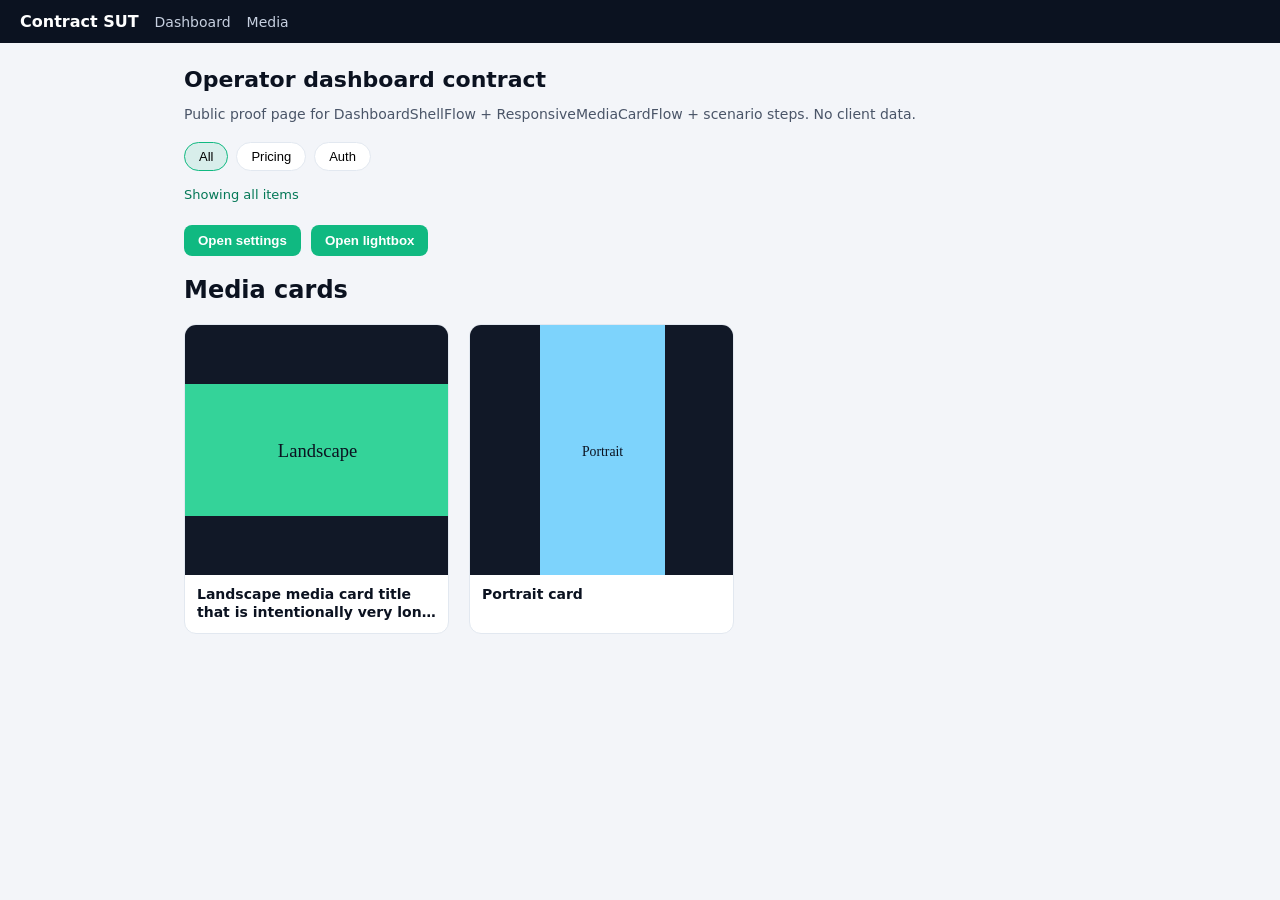
<file: contract/index.html>
<!DOCTYPE html>
<html lang="en">
<head>
  <meta charset="UTF-8" />
  <meta name="viewport" content="width=device-width, initial-scale=1" />
  <meta name="robots" content="noindex,nofollow" />
  <title>CertusQA Contract SUT — Dashboard + Media Card</title>
  <style>
    :root {
      --navy: #0b1220;
      --soft: #f3f5f9;
      --line: #E2E8F0;
      --emerald: #10b981;
      --ink: #0B1220;
      --ink-2: #4a5568;
    }
    * { box-sizing: border-box; }
    body { margin: 0; font-family: system-ui, sans-serif; color: var(--ink); background: var(--soft); }
    nav {
      display: flex; gap: 16px; align-items: center;
      background: var(--navy); color: #fff; padding: 12px 20px;
    }
    nav a { color: #c7d0e0; text-decoration: none; font-size: 14px; }
    main { padding: 24px; max-width: 960px; margin: 0 auto; }
    h1 { font-size: 22px; margin: 0 0 8px; }
    .lede { color: var(--ink-2); font-size: 14px; margin-bottom: 20px; }
    .filters { display: flex; gap: 8px; flex-wrap: wrap; margin-bottom: 16px; }
    [data-testid="filter-chip"], [data-filter] {
      border: 1px solid var(--line); background: #fff; border-radius: 999px;
      padding: 6px 14px; font-size: 13px; cursor: pointer;
    }
    [data-filter].is-active { border-color: var(--emerald); background: rgba(16,185,129,0.12); }
    [aria-live] {
      min-height: 1.4em; font-size: 13px; color: #047857;
      margin-bottom: 20px;
    }
    .grid { display: grid; grid-template-columns: repeat(2, 265px); gap: 20px; }
    [data-testid="media-card"] {
      position: relative; width: 265px; background: #fff;
      border: 1px solid var(--line); border-radius: 12px; overflow: hidden;
    }
    [data-testid="media-frame"] {
      width: 265px; height: 250px; background: #111827;
      display: flex; align-items: center; justify-content: center; overflow: hidden;
    }
    [data-testid="media-image"] {
      width: 100%; height: 100%; object-fit: contain; display: block;
    }
    [data-testid="media-title"] {
      margin: 10px 12px 12px; font-size: 14px; line-height: 1.3;
      display: -webkit-box; -webkit-line-clamp: 2; -webkit-box-orient: vertical;
      overflow: hidden; max-height: calc(1.3em * 2);
    }
    [data-testid="media-actions"] {
      position: absolute; top: 8px; right: 8px; display: none; gap: 6px;
    }
    [data-testid="media-card"]:hover [data-testid="media-actions"] { display: flex; }
    [data-testid="rotate-btn"] {
      background: #fff; border: 1px solid var(--line); border-radius: 8px;
      padding: 6px 10px; font-size: 12px; cursor: pointer;
    }
    [data-testid="media-image"].is-rotated { transform: rotate(90deg); }
    dialog, [data-testid="dialog"], [data-testid="lightbox"] {
      border: 1px solid var(--line); border-radius: 12px; padding: 20px;
      max-width: 360px;
    }
    dialog::backdrop, [data-testid="lightbox"]::backdrop { background: rgba(0,0,0,0.4); }
    .toolbar { display: flex; gap: 10px; margin-bottom: 20px; }
    button.primary {
      background: var(--emerald); color: #fff; border: 0; border-radius: 8px;
      padding: 8px 14px; font-weight: 600; cursor: pointer;
    }
  </style>
</head>
<body>
  <nav aria-label="Primary">
    <strong>Contract SUT</strong>
    <a href="#main">Dashboard</a>
    <a href="#media">Media</a>
  </nav>

  <main id="main" role="main">
    <h1>Operator dashboard contract</h1>
    <p class="lede">Public proof page for DashboardShellFlow + ResponsiveMediaCardFlow + scenario steps. No client data.</p>

    <div class="filters" role="group" aria-label="Filters">
      <button type="button" data-testid="filter-chip" data-filter="all" class="is-active">All</button>
      <button type="button" data-testid="filter-chip" data-filter="pricing">Pricing</button>
      <button type="button" data-testid="filter-chip" data-filter="auth">Auth</button>
    </div>

    <div aria-live="polite" id="live-status">Showing all items</div>

    <div class="toolbar">
      <button type="button" class="primary" id="open-dialog-btn">Open settings</button>
      <button type="button" class="primary" id="open-lightbox-btn" data-testid="lightbox-trigger">Open lightbox</button>
    </div>

    <dialog id="settings-dialog" data-testid="dialog">
      <p>Settings dialog for DashboardShellFlow.openDialog</p>
      <form method="dialog"><button>Close</button></form>
    </dialog>

    <dialog id="media-lightbox" data-testid="lightbox" aria-modal="true">
      <p>Lightbox shell for DashboardShellFlow.openLightbox</p>
      <form method="dialog"><button>Close</button></form>
    </dialog>

    <h2 id="media">Media cards</h2>
    <div class="grid">
      <!-- Landscape 400×200 SVG -->
      <article data-testid="media-card">
        <div data-testid="media-frame">
          <img
            data-testid="media-image"
            width="400"
            height="200"
            alt="Landscape sample"
            src="data:image/svg+xml,%3Csvg xmlns='http://www.w3.org/2000/svg' width='400' height='200'%3E%3Crect width='400' height='200' fill='%2334d399'/%3E%3Ctext x='200' y='110' text-anchor='middle' fill='%230b1220' font-size='28'%3ELandscape%3C/text%3E%3C/svg%3E"
          />
        </div>
        <div data-testid="media-actions">
          <button type="button" data-testid="rotate-btn">Rotate</button>
        </div>
        <h3 data-testid="media-title">Landscape media card title that is intentionally very long so two-line clamp is exercised when needed for proof</h3>
      </article>

      <!-- Portrait 200×400 SVG -->
      <article data-testid="media-card">
        <div data-testid="media-frame">
          <img
            data-testid="media-image"
            width="200"
            height="400"
            alt="Portrait sample"
            src="data:image/svg+xml,%3Csvg xmlns='http://www.w3.org/2000/svg' width='200' height='400'%3E%3Crect width='200' height='400' fill='%237dd3fc'/%3E%3Ctext x='100' y='210' text-anchor='middle' fill='%230b1220' font-size='22'%3EPortrait%3C/text%3E%3C/svg%3E"
          />
        </div>
        <div data-testid="media-actions">
          <button type="button" data-testid="rotate-btn">Rotate</button>
        </div>
        <h3 data-testid="media-title">Portrait card</h3>
      </article>
    </div>
  </main>

  <script src="contract.js"></script>
</body>
</html>
</file>
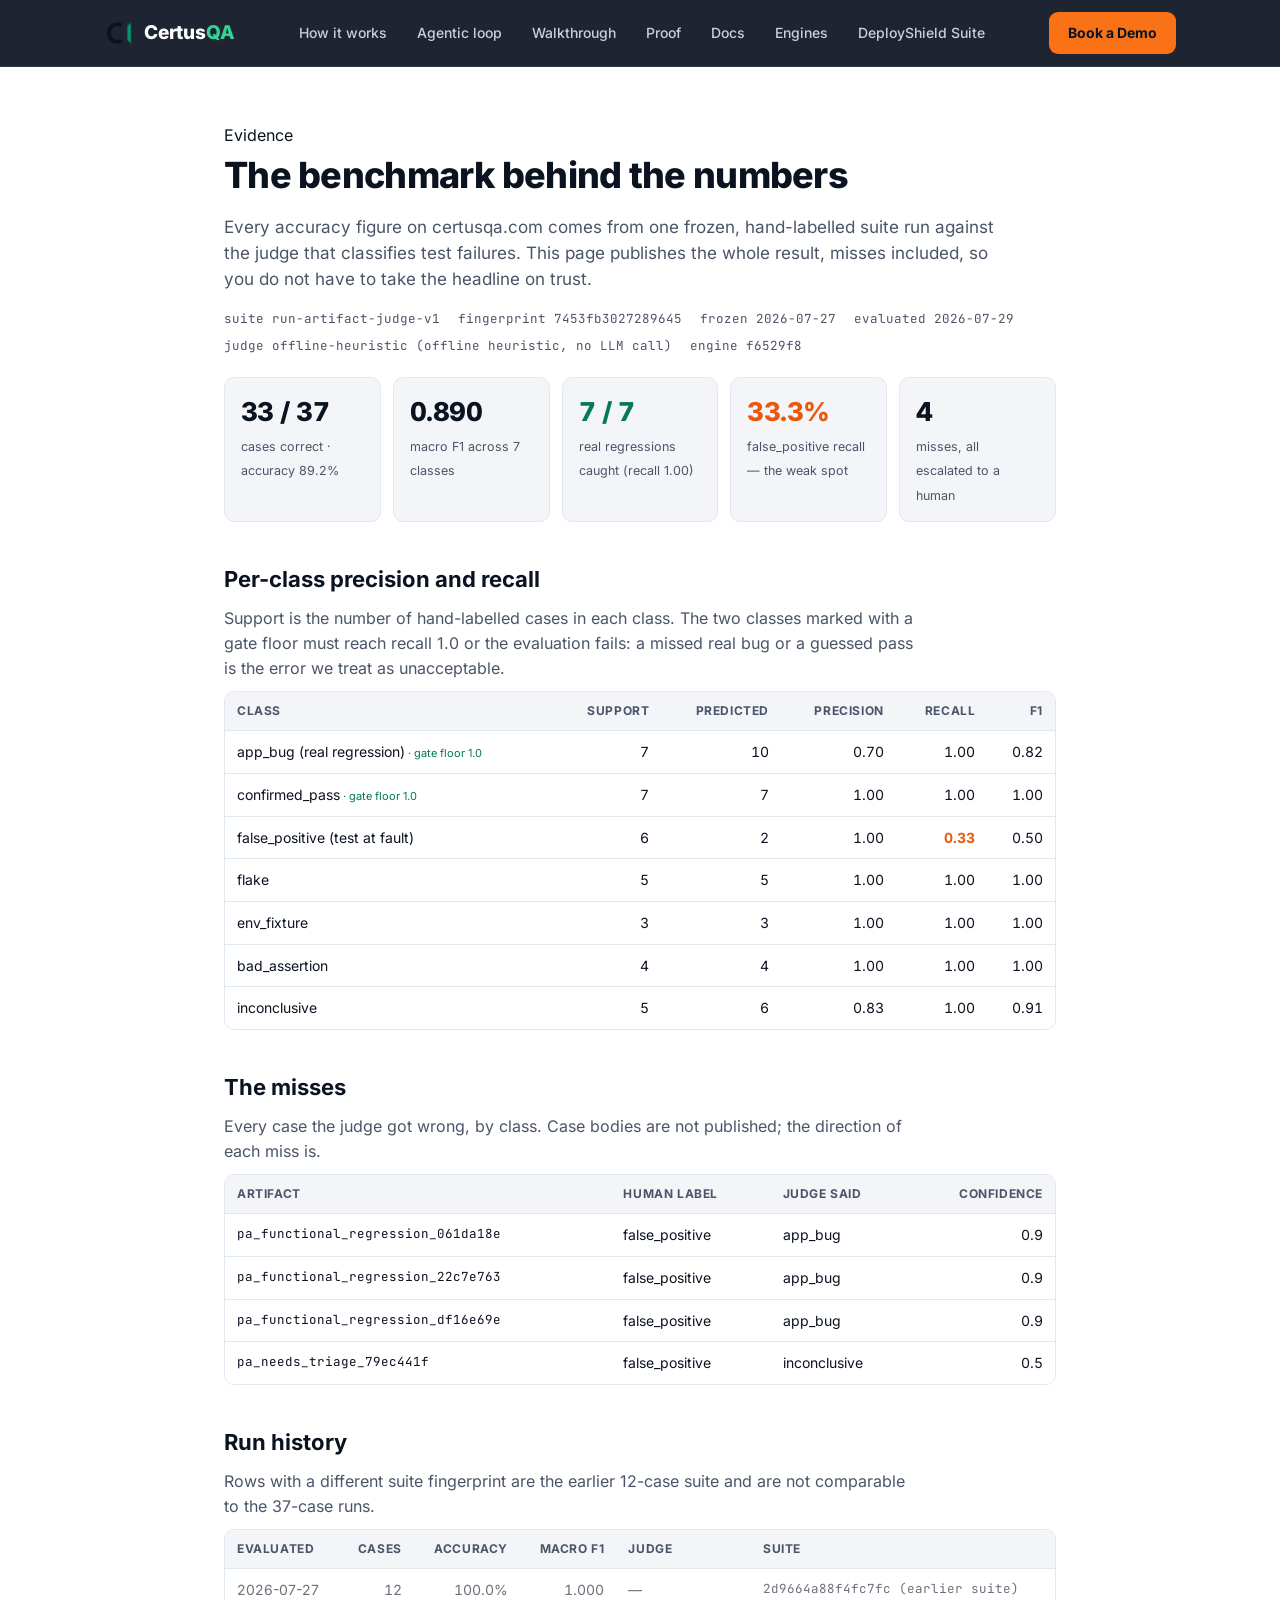
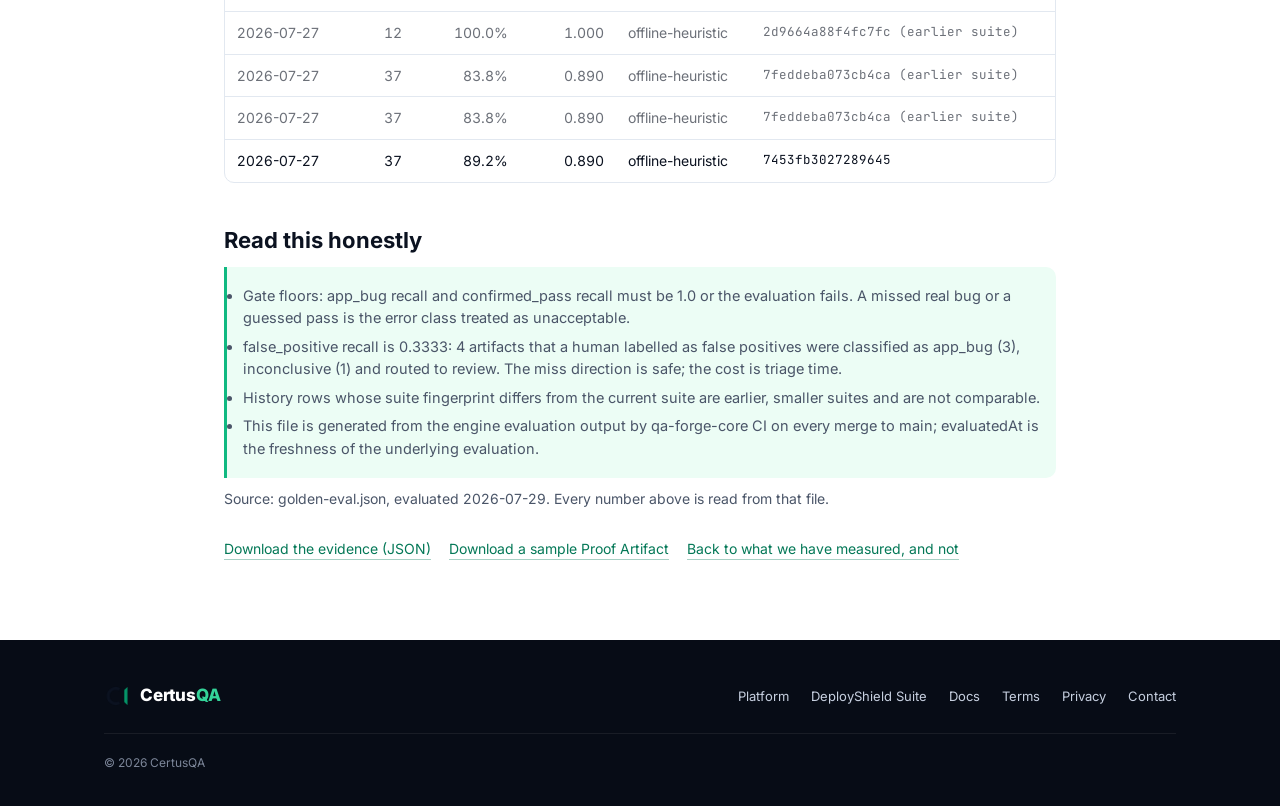
<file: proof/index.html>
<!doctype html>
<html lang="en">
<head>
  <meta charset="utf-8" />
  <meta name="viewport" content="width=device-width, initial-scale=1" />
  <title>Evidence — CertusQA judge benchmark</title>
  <meta name="description" content="The frozen 37-case benchmark behind CertusQA's accuracy claims: per-class precision and recall, the four misses, the run history, and the judge and engine commit that produced them." />
  <link rel="canonical" href="https://www.certusqa.com/proof/" />
  <meta property="og:type" content="website" />
  <meta property="og:title" content="CertusQA — Evidence" />
  <meta property="og:description" content="Per-class precision and recall of the judge on a frozen, hand-labelled 37-case suite. Misses published, not hidden." />
  <meta property="og:url" content="https://www.certusqa.com/proof/" />
  <meta property="og:image" content="https://www.certusqa.com/assets/certusqa-icon-mark.png" />
  <meta name="twitter:card" content="summary" />
  <link rel="icon" href="../assets/certusqa-icon-mark.png" />
  <link rel="stylesheet" href="../assets/fonts.css" />
  <link rel="stylesheet" href="../assets/styles.css" />
  <style>
    .evidence { max-width: 880px; margin: 0 auto; padding: 56px 24px 80px; }
    .evidence h1 { font-size: 36px; font-weight: 800; letter-spacing: -0.02em; margin-bottom: 10px; }
    .evidence h2 { font-size: 22px; font-weight: 700; margin: 40px 0 10px; }
    .evidence p { color: var(--ink-2); max-width: 70ch; margin: 10px 0; }
    .evidence .lede { font-size: 17px; }
    .ev-meta { display: flex; flex-wrap: wrap; gap: 8px 18px; font-family: var(--font-mono); font-size: 12.5px; color: var(--ink-2); margin: 16px 0 8px; }
    .ev-stats { display: grid; grid-template-columns: repeat(auto-fit, minmax(150px, 1fr)); gap: 12px; margin: 22px 0; }
    .ev-stat { border: 1px solid var(--line); border-radius: 10px; padding: 14px 16px; background: var(--soft); }
    .ev-stat b { display: block; font-size: 26px; font-weight: 800; letter-spacing: -0.02em; font-variant-numeric: tabular-nums; }
    .ev-stat span { font-size: 12.5px; color: var(--ink-2); }
    .ev-stat.bad b { color: var(--orange-dark); }
    .ev-stat.good b { color: var(--emerald-dark); }
    .ev-table { overflow-x: auto; border: 1px solid var(--line); border-radius: 10px; }
    .ev-table table { width: 100%; border-collapse: collapse; font-size: 14px; min-width: 560px; }
    .ev-table th, .ev-table td { text-align: left; padding: 10px 12px; border-bottom: 1px solid var(--line); vertical-align: top; }
    .ev-table th { font-size: 12px; text-transform: uppercase; letter-spacing: .05em; color: var(--ink-2); background: var(--soft); }
    .ev-table tr:last-child td { border-bottom: 0; }
    .ev-table td.num { font-variant-numeric: tabular-nums; text-align: right; }
    .ev-table th.num { text-align: right; }
    .ev-table td.mono, .ev-table .mono { font-family: var(--font-mono); font-size: 12.5px; }
    .ev-table tr.floor td:first-child::after { content: " · gate floor 1.0"; font-size: 11px; color: var(--emerald-dark); }
    .ev-table tr.weak td.num.recall { color: var(--orange-dark); font-weight: 700; }
    .ev-notes { border-left: 3px solid var(--emerald); background: #ecfdf5; padding: 12px 16px; border-radius: 0 10px 10px 0; }
    .ev-notes li { margin: 6px 0; color: var(--ink-2); font-size: 14.5px; }
    .ev-links { display: flex; flex-wrap: wrap; gap: 18px; margin-top: 28px; font-size: 14px; }
    .ev-links a { color: var(--emerald-dark); border-bottom: 1px solid rgba(4,120,87,.35); }
    .ev-fallback { font-size: 14px; color: var(--ink-2); }
    @media (max-width: 560px) { .evidence h1 { font-size: 28px; } }
  </style>
</head>
<body>
<a class="skip-link" href="#main">Skip to content</a>

<header class="nav">
  <div class="wrap nav-inner">
    <a class="brand" href="../">
      <img src="../assets/certusqa-icon-mark.png" alt="" />
      <span class="brand-name">Certus<span class="qa">QA</span></span>
    </a>
    <nav class="nav-links" id="navLinks">
      <a href="../#how">How it works</a>
      <a href="../#loop">Agentic loop</a>
      <a href="../#showcase">Walkthrough</a>
      <a href="../#proof">Proof</a>
      <a href="../docs/">Docs</a>
      <a href="../#engines">Engines</a>
      <a href="../deployshield.html">DeployShield Suite</a>
    </nav>
    <div class="nav-cta">
      <a class="btn btn-primary" href="https://tally.so/r/MePK9X?source=proof-nav&path=demo" rel="noopener">Book a Demo</a>
      <button class="nav-toggle" id="navToggle" aria-label="Menu" aria-expanded="false" aria-controls="navLinks">☰</button>
    </div>
  </div>
</header>

<main id="main" class="evidence">
  <div class="tag">Evidence</div>
  <h1>The benchmark behind the numbers</h1>
  <p class="lede">Every accuracy figure on certusqa.com comes from one frozen, hand-labelled suite run against the judge that classifies test failures. This page publishes the whole result, misses included, so you do not have to take the headline on trust.</p>

  <div class="ev-meta" id="ev-meta"></div>

  <div class="ev-stats" id="ev-stats"></div>

  <h2>Per-class precision and recall</h2>
  <p>Support is the number of hand-labelled cases in each class. The two classes marked with a gate floor must reach recall 1.0 or the evaluation fails: a missed real bug or a guessed pass is the error we treat as unacceptable.</p>
  <div class="ev-table"><table id="ev-classes">
    <thead><tr><th>Class</th><th class="num">Support</th><th class="num">Predicted</th><th class="num">Precision</th><th class="num">Recall</th><th class="num">F1</th></tr></thead>
    <tbody></tbody>
  </table></div>

  <h2>The misses</h2>
  <p>Every case the judge got wrong, by class. Case bodies are not published; the direction of each miss is.</p>
  <div class="ev-table"><table id="ev-misses">
    <thead><tr><th>Artifact</th><th>Human label</th><th>Judge said</th><th class="num">Confidence</th></tr></thead>
    <tbody></tbody>
  </table></div>

  <h2>Run history</h2>
  <p>Rows with a different suite fingerprint are the earlier 12-case suite and are not comparable to the 37-case runs.</p>
  <div class="ev-table"><table id="ev-history">
    <thead><tr><th>Evaluated</th><th class="num">Cases</th><th class="num">Accuracy</th><th class="num">Macro F1</th><th>Judge</th><th>Suite</th></tr></thead>
    <tbody></tbody>
  </table></div>

  <h2>Read this honestly</h2>
  <ul class="ev-notes" id="ev-notes"></ul>

  <p class="ev-fallback" id="ev-fallback">This page renders <a href="../showcase/evidence/golden-eval.json">golden-eval.json</a>. If the tables above are empty, open the file directly; it is the same data.</p>

  <div class="ev-links">
    <a href="../showcase/evidence/golden-eval.json" download="certusqa-golden-eval.json">Download the evidence (JSON)</a>
    <a href="../showcase/live-ae/triage-report.json" download="certusqa-triage-report.json">Download a sample Proof Artifact</a>
    <a href="../#evidence">Back to what we have measured, and not</a>
  </div>
</main>

<footer class="footer">
  <div class="wrap">
    <div class="footer-inner">
      <div class="brand">
        <img src="../assets/certusqa-icon-mark.png" alt="" style="height:26px;width:26px;" />
        <span class="brand-name">Certus<span class="qa">QA</span></span>
      </div>
      <div class="footer-links">
        <a href="/">Platform</a>
        <a href="/deployshield">DeployShield Suite</a>
        <a href="/docs/">Docs</a>
        <a href="/terms">Terms</a>
        <a href="/privacy">Privacy</a>
        <a href="mailto:hello@certusqa.com">Contact</a>
      </div>
    </div>
    <div class="footer-bottom">© <span id="year"></span> CertusQA</div>
  </div>
</footer>
<script src="../assets/site.js"></script>
<script src="proof.js"></script>
</body>
</html>
</file>
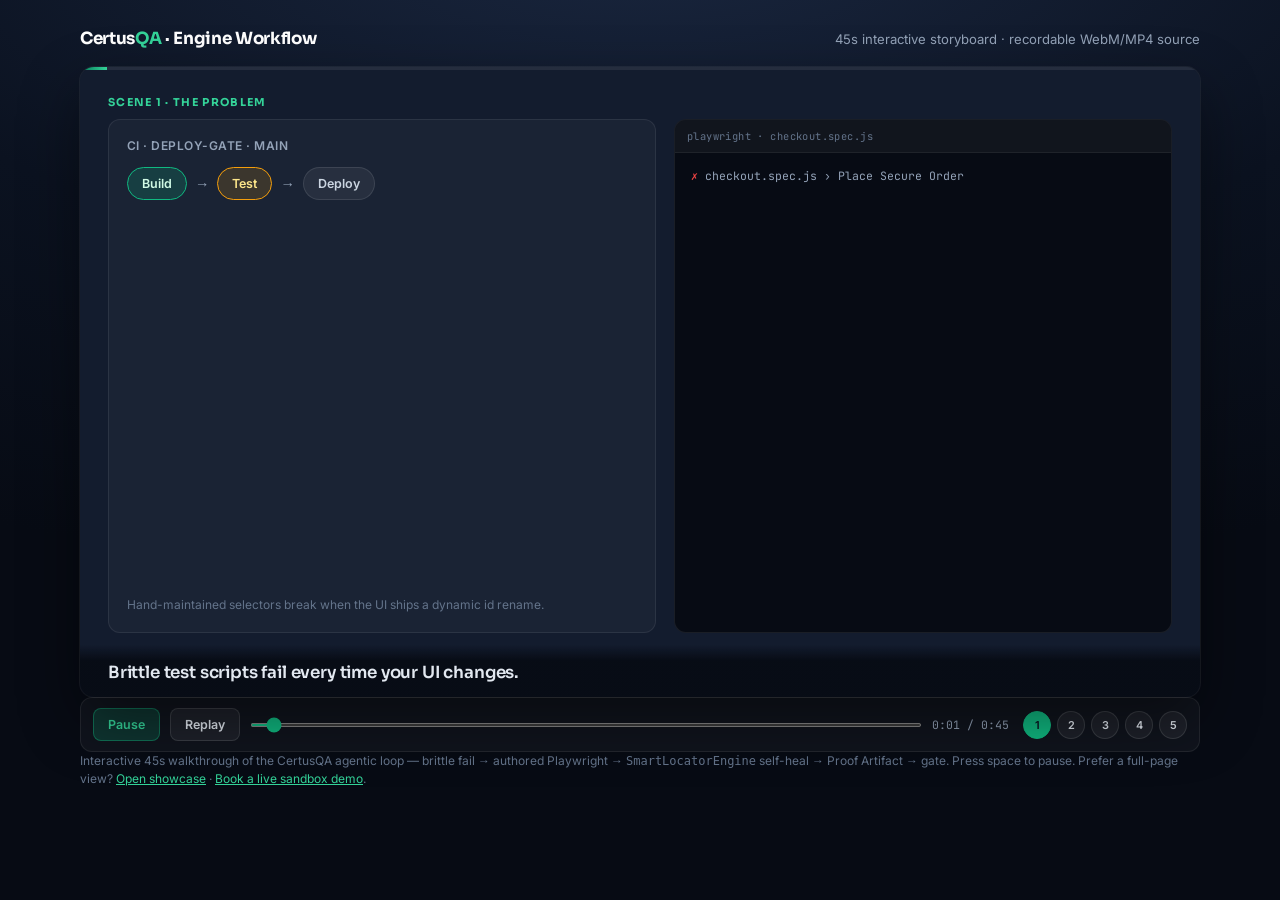
<file: showcase/index.html>
<!DOCTYPE html>
<html lang="en">
<head>
  <meta charset="utf-8" />
  <meta name="viewport" content="width=device-width, initial-scale=1" />
  <title>CertusQA — Engine Workflow Showcase</title>
  <meta name="description" content="45s interactive storyboard: brittle CI → GenAI Playwright authoring → SmartLocatorEngine self-heal → Proof Artifact → CTA." />
  <link rel="canonical" href="https://www.certusqa.com/showcase/" />
  <meta name="robots" content="index,follow" />
  <link rel="stylesheet" href="/assets/fonts.css" />
  <style>
    :root {
      --slate: #0b1220;
      --slate-2: #131c2e;
      --slate-3: #1a2438;
      --emerald: #10b981;
      --emerald-dark: #047857;
      --emerald-light: #34d399;
      --emerald-soft: #d1fae5;
      --ink: #0B1220;
      --muted: #5b6577;
      --line: #E2E8F0;
      --red: #ef4444;
      --red-soft: #fee2e2;
      --amber: #f59e0b;
      --orange: #f97316;
      --white: #ffffff;
      --font-display: "Sora", -apple-system, "Segoe UI", sans-serif;
      --font-body: "Inter", -apple-system, "Segoe UI", sans-serif;
      --font-mono: "JetBrains Mono", "SF Mono", Menlo, monospace;
      --stage-w: min(1120px, 96vw);
      --radius: 14px;
      --dur-total: 45000;
    }

    * { box-sizing: border-box; margin: 0; padding: 0; }
    html, body {
      min-height: 100%;
      background: radial-gradient(120% 80% at 50% -10%, #1a2740 0%, var(--slate) 55%, #070b14 100%);
      color: var(--white);
      font-family: var(--font-body);
      -webkit-font-smoothing: antialiased;
    }

    .page {
      max-width: 1200px;
      margin: 0 auto;
      padding: 28px 16px 48px;
      display: flex;
      flex-direction: column;
      gap: 18px;
      align-items: center;
    }

    .page-head {
      width: var(--stage-w);
      display: flex;
      justify-content: space-between;
      align-items: baseline;
      gap: 12px;
      flex-wrap: wrap;
    }
    .page-head h1 {
      font-family: var(--font-display);
      font-size: 1.05rem;
      font-weight: 700;
      letter-spacing: -0.02em;
    }
    .page-head h1 span { color: var(--emerald-light); }
    .page-head p {
      color: #94a3b8;
      font-size: 0.82rem;
    }
    .visually-hidden {
      position: absolute; width: 1px; height: 1px; padding: 0; margin: -1px;
      overflow: hidden; clip: rect(0, 0, 0, 0); white-space: nowrap; border: 0;
    }

    /* —— Stage —— */
    .stage-shell {
      width: var(--stage-w);
      aspect-ratio: 16 / 9;
      border-radius: var(--radius);
      overflow: hidden;
      position: relative;
      background: var(--slate-2);
      box-shadow:
        0 0 0 1px rgba(255,255,255,0.06),
        0 24px 60px rgba(0,0,0,0.45);
    }

    .stage {
      position: absolute;
      inset: 0;
      overflow: hidden;
    }

    .scene {
      position: absolute;
      inset: 0;
      opacity: 0;
      pointer-events: none;
      transform: translateY(8px);
      transition: opacity 0.45s ease, transform 0.45s ease;
      padding: 28px 28px 64px;
      display: flex;
      flex-direction: column;
    }
    .scene.is-active {
      opacity: 1;
      pointer-events: auto;
      transform: translateY(0);
    }

    .scene-label {
      font-family: var(--font-display);
      font-size: 0.68rem;
      font-weight: 700;
      letter-spacing: 0.12em;
      text-transform: uppercase;
      color: var(--emerald-light);
      margin-bottom: 10px;
    }

    .caption-bar {
      position: absolute;
      left: 0; right: 0; bottom: 0;
      padding: 12px 28px;
      background: linear-gradient(180deg, transparent, rgba(7,11,20,0.92) 30%);
      font-family: var(--font-display);
      font-weight: 600;
      font-size: clamp(0.85rem, 1.6vw, 1.05rem);
      letter-spacing: -0.01em;
      line-height: 1.35;
      min-height: 52px;
      display: flex;
      align-items: flex-end;
      z-index: 5;
    }
    .caption-bar span { color: #e2e8f0; }
    .caption-bar em {
      font-style: normal;
      color: var(--emerald-light);
    }

    .progress-track {
      position: absolute;
      left: 0; right: 0; top: 0;
      height: 3px;
      background: rgba(255,255,255,0.08);
      z-index: 6;
    }
    .progress-fill {
      height: 100%;
      width: 0%;
      background: linear-gradient(90deg, var(--emerald-dark), var(--emerald-light));
      transition: width 0.08s linear;
    }

    /* —— Scene 1: CI —— */
    .ci-layout {
      display: grid;
      grid-template-columns: 1.1fr 1fr;
      gap: 18px;
      flex: 1;
      min-height: 0;
    }
    .pipeline {
      background: rgba(255,255,255,0.03);
      border: 1px solid rgba(255,255,255,0.08);
      border-radius: 12px;
      padding: 18px;
      display: flex;
      flex-direction: column;
      gap: 14px;
    }
    .pipeline h3 {
      font-size: 0.75rem;
      color: #94a3b8;
      font-weight: 600;
      letter-spacing: 0.04em;
      text-transform: uppercase;
    }
    .nodes {
      display: flex;
      align-items: center;
      gap: 8px;
      flex-wrap: wrap;
    }
    .node {
      padding: 8px 14px;
      border-radius: 999px;
      font-size: 0.78rem;
      font-weight: 600;
      background: rgba(255,255,255,0.06);
      border: 1px solid rgba(255,255,255,0.1);
      color: #cbd5e1;
      transition: background 0.35s, border-color 0.35s, color 0.35s, box-shadow 0.35s;
    }
    .node.is-run {
      background: rgba(245,158,11,0.15);
      border-color: var(--amber);
      color: #fde68a;
      animation: pulse-amber 1s ease infinite;
    }
    .node.is-fail {
      background: rgba(239,68,68,0.2);
      border-color: var(--red);
      color: #fecaca;
      box-shadow: 0 0 20px rgba(239,68,68,0.25);
      animation: none;
    }
    .node.is-ok {
      background: rgba(16,185,129,0.18);
      border-color: var(--emerald);
      color: var(--emerald-soft);
      animation: none;
    }
    .node.is-blocked {
      opacity: 0.4;
      filter: grayscale(0.6);
    }
    .node-arrow { color: #94a3b8; font-size: 0.9rem; }
    @keyframes pulse-amber {
      50% { box-shadow: 0 0 16px rgba(245,158,11,0.35); }
    }

    .terminal {
      background: #070b14;
      border: 1px solid rgba(255,255,255,0.08);
      border-radius: 12px;
      overflow: hidden;
      display: flex;
      flex-direction: column;
      font-family: var(--font-mono);
      font-size: 0.72rem;
      line-height: 1.55;
    }
    .terminal-bar {
      padding: 8px 12px;
      background: rgba(255,255,255,0.04);
      color: #64748b;
      font-size: 0.65rem;
      letter-spacing: 0.04em;
      border-bottom: 1px solid rgba(255,255,255,0.06);
    }
    .terminal-body {
      padding: 14px 16px;
      flex: 1;
      color: #94a3b8;
    }
    .terminal-body .err { color: #fca5a5; }
    .terminal-body .fail { color: var(--red); font-weight: 500; }
    .terminal-body .line {
      opacity: 0;
      transform: translateY(4px);
      transition: opacity 0.3s, transform 0.3s;
    }
    .terminal-body .line.show {
      opacity: 1;
      transform: none;
    }
    .cursor-blink::after {
      content: "▋";
      margin-left: 2px;
      color: var(--emerald);
      animation: blink 0.9s step-end infinite;
    }
    @keyframes blink { 50% { opacity: 0; } }

    /* —— Scene 2: Author —— */
    .author-layout {
      display: grid;
      grid-template-columns: 0.9fr 1.2fr;
      gap: 16px;
      flex: 1;
      min-height: 0;
    }
    .app-card, .editor {
      border-radius: 12px;
      border: 1px solid rgba(255,255,255,0.08);
      overflow: hidden;
      display: flex;
      flex-direction: column;
      min-height: 0;
    }
    .app-card { background: #f8fafc; color: var(--ink); }
    .app-card-bar {
      padding: 8px 12px;
      background: #e2e8f0;
      font-size: 0.65rem;
      font-weight: 600;
      color: var(--muted);
      letter-spacing: 0.04em;
      text-transform: uppercase;
    }
    .app-card-body { padding: 16px; flex: 1; }
    .price {
      font-family: var(--font-display);
      font-size: 1.8rem;
      font-weight: 800;
      letter-spacing: -0.03em;
      color: var(--slate);
    }
    .price small {
      display: block;
      font-size: 0.7rem;
      font-weight: 600;
      color: var(--muted);
      letter-spacing: 0.06em;
      text-transform: uppercase;
      margin-bottom: 4px;
    }
    .scan-chip {
      display: inline-flex;
      align-items: center;
      gap: 6px;
      margin-top: 12px;
      padding: 5px 10px;
      border-radius: 6px;
      background: var(--emerald-soft);
      color: var(--emerald-dark);
      font-size: 0.68rem;
      font-weight: 600;
      font-family: var(--font-mono);
      opacity: 0;
      transition: opacity 0.4s;
    }
    .scan-chip.show { opacity: 1; }
    .scan-chip .dot {
      width: 6px; height: 6px; border-radius: 50%;
      background: var(--emerald);
      animation: pulse-amber 1s ease infinite;
    }
    .cta-fake {
      margin-top: 18px;
      width: 100%;
      padding: 12px;
      border: 0;
      border-radius: 8px;
      background: var(--slate);
      color: white;
      font-weight: 600;
      font-size: 0.85rem;
      font-family: var(--font-body);
    }
    .cta-fake .id-tag {
      display: block;
      margin-top: 4px;
      font-family: var(--font-mono);
      font-size: 0.62rem;
      color: #94a3b8;
      font-weight: 500;
    }

    .editor { background: #0a0f1a; }
    .editor-bar {
      display: flex;
      align-items: center;
      gap: 8px;
      padding: 8px 12px;
      background: rgba(255,255,255,0.04);
      border-bottom: 1px solid rgba(255,255,255,0.06);
      font-size: 0.7rem;
      color: #94a3b8;
    }
    .editor-bar .tab {
      padding: 4px 10px;
      border-radius: 6px;
      background: rgba(16,185,129,0.12);
      color: var(--emerald-light);
      font-family: var(--font-mono);
      font-size: 0.68rem;
    }
    .editor-bar .badge {
      margin-left: auto;
      font-size: 0.62rem;
      padding: 3px 8px;
      border-radius: 999px;
      border: 1px solid rgba(16,185,129,0.35);
      color: var(--emerald-light);
      opacity: 0;
      transition: opacity 0.4s;
    }
    .editor-bar .badge.show { opacity: 1; }
    .editor-body {
      padding: 14px 16px;
      flex: 1;
      overflow: hidden;
      font-family: var(--font-mono);
      font-size: 0.68rem;
      line-height: 1.55;
      color: #94a3b8;
      white-space: pre-wrap;
    }
    .editor-body .kw { color: #c084fc; }
    .editor-body .str { color: #86efac; }
    .editor-body .fn { color: #67e8f9; }
    .editor-body .cm { color: #64748b; }
    .editor-body .hi {
      background: rgba(16,185,129,0.15);
      border-radius: 2px;
      box-shadow: 0 0 0 2px rgba(16,185,129,0.15);
    }

    /* —— Scene 3: Heal —— */
    .heal-layout {
      display: grid;
      grid-template-columns: 1fr 1.15fr;
      gap: 16px;
      flex: 1;
      min-height: 0;
    }
    .dom-panel, .ladder-panel {
      border-radius: 12px;
      border: 1px solid rgba(255,255,255,0.08);
      background: rgba(255,255,255,0.03);
      padding: 16px;
      display: flex;
      flex-direction: column;
      gap: 12px;
      min-height: 0;
    }
    .panel-title {
      font-size: 0.68rem;
      font-weight: 700;
      letter-spacing: 0.1em;
      text-transform: uppercase;
      color: #94a3b8;
    }
    .dom-btn {
      margin-top: 8px;
      align-self: flex-start;
      padding: 12px 20px;
      border-radius: 8px;
      border: 2px dashed #64748b;
      background: rgba(255,255,255,0.04);
      color: #e2e8f0;
      font-weight: 600;
      font-size: 0.9rem;
      position: relative;
      transition: border-color 0.35s, box-shadow 0.35s, transform 0.25s;
    }
    .dom-btn .broken-id {
      display: block;
      margin-top: 4px;
      font-family: var(--font-mono);
      font-size: 0.65rem;
      color: #fca5a5;
    }
    .dom-btn.is-target {
      border-style: solid;
      border-color: var(--emerald);
      box-shadow: 0 0 24px rgba(16,185,129,0.35);
      transform: scale(1.03);
    }
    .dom-btn.is-target .broken-id { color: var(--emerald-light); }
    .toast {
      margin-top: auto;
      padding: 10px 12px;
      border-radius: 8px;
      background: rgba(16,185,129,0.12);
      border: 1px solid rgba(16,185,129,0.35);
      font-family: var(--font-mono);
      font-size: 0.7rem;
      color: var(--emerald-soft);
      opacity: 0;
      transform: translateY(6px);
      transition: opacity 0.4s, transform 0.4s;
    }
    .toast.show { opacity: 1; transform: none; }

    .ladder { display: flex; flex-direction: column; gap: 8px; }
    .step {
      display: grid;
      grid-template-columns: 28px 1fr auto;
      gap: 10px;
      align-items: center;
      padding: 10px 12px;
      border-radius: 8px;
      background: rgba(255,255,255,0.03);
      border: 1px solid rgba(255,255,255,0.06);
      opacity: 0.45;
      transition: opacity 0.3s, border-color 0.3s, background 0.3s;
    }
    .step.is-active {
      opacity: 1;
      border-color: rgba(245,158,11,0.5);
      background: rgba(245,158,11,0.08);
    }
    .step.is-miss {
      opacity: 1;
      border-color: rgba(239,68,68,0.45);
      background: rgba(239,68,68,0.08);
    }
    .step.is-hit {
      opacity: 1;
      border-color: rgba(16,185,129,0.55);
      background: rgba(16,185,129,0.12);
    }
    .step.is-skip { opacity: 0.3; }
    .step-ico {
      width: 22px; height: 22px;
      border-radius: 50%;
      display: grid;
      place-items: center;
      font-size: 0.7rem;
      font-weight: 700;
      background: rgba(255,255,255,0.08);
      color: #94a3b8;
    }
    .step.is-miss .step-ico { background: var(--red); color: white; }
    .step.is-hit .step-ico { background: var(--emerald); color: var(--slate); }
    .step-name {
      font-family: var(--font-mono);
      font-size: 0.68rem;
      color: #e2e8f0;
    }
    .step-name small {
      display: block;
      color: #64748b;
      font-size: 0.6rem;
      margin-top: 2px;
    }
    .step-status {
      font-size: 0.65rem;
      font-weight: 700;
      letter-spacing: 0.06em;
      text-transform: uppercase;
      color: #64748b;
    }
    .step.is-miss .step-status { color: #fca5a5; }
    .step.is-hit .step-status { color: var(--emerald-light); }

    .mini-pipe {
      display: flex;
      gap: 6px;
      align-items: center;
      margin-top: auto;
      font-size: 0.7rem;
      color: #94a3b8;
    }

    /* —— Scene 4: Proof —— */
    .proof-layout {
      display: grid;
      grid-template-columns: 1.15fr 0.95fr;
      gap: 16px;
      flex: 1;
      min-height: 0;
    }
    .proof-card {
      border-radius: 12px;
      border: 1px solid rgba(16,185,129,0.35);
      background: linear-gradient(160deg, rgba(16,185,129,0.08), rgba(255,255,255,0.02));
      overflow: hidden;
      display: flex;
      flex-direction: column;
      min-height: 0;
    }
    .proof-tabs {
      display: flex;
      gap: 4px;
      padding: 8px 10px;
      background: rgba(0,0,0,0.25);
      border-bottom: 1px solid rgba(255,255,255,0.06);
    }
    .proof-tabs button {
      border: 0;
      background: transparent;
      color: #94a3b8;
      font-family: var(--font-body);
      font-size: 0.72rem;
      font-weight: 600;
      padding: 6px 12px;
      border-radius: 6px;
      cursor: default;
    }
    .proof-tabs button.is-on {
      background: rgba(16,185,129,0.2);
      color: var(--emerald-light);
    }
    .proof-json {
      padding: 14px 16px;
      font-family: var(--font-mono);
      font-size: 0.66rem;
      line-height: 1.55;
      color: #94a3b8;
      white-space: pre;
      overflow: hidden;
      flex: 1;
    }
    .proof-json .k { color: #7dd3fc; }
    .proof-json .s { color: #86efac; }
    .proof-json .n { color: #fbbf24; }
    .proof-json .flash {
      background: rgba(16,185,129,0.18);
      border-radius: 2px;
    }

    .md-card {
      border-radius: 12px;
      border: 1px solid rgba(255,255,255,0.08);
      background: #f8fafc;
      color: var(--ink);
      padding: 14px 16px;
      display: flex;
      flex-direction: column;
      gap: 8px;
      font-size: 0.72rem;
      line-height: 1.45;
      overflow: hidden;
    }
    .md-card h4 {
      font-family: var(--font-display);
      font-size: 0.85rem;
      font-weight: 700;
    }
    .md-meta {
      display: flex;
      flex-wrap: wrap;
      gap: 6px;
    }
    .chip {
      font-family: var(--font-mono);
      font-size: 0.6rem;
      padding: 3px 8px;
      border-radius: 999px;
      background: #e2e8f0;
      color: var(--muted);
      font-weight: 600;
    }
    .chip.ok { background: var(--emerald-soft); color: var(--emerald-dark); }
    .chip.jira {
      background: #dbeafe;
      color: #1d4ed8;
      opacity: 0;
      transition: opacity 0.4s;
    }
    .chip.jira.show { opacity: 1; }
    .md-card p { color: var(--muted); }
    .md-card .fix-box {
      margin-top: 4px;
      padding: 8px 10px;
      border-radius: 8px;
      background: #fff;
      border: 1px solid var(--line);
      font-family: var(--font-mono);
      font-size: 0.62rem;
      color: var(--ink);
      opacity: 0;
      transform: translateY(4px);
      transition: opacity 0.4s, transform 0.4s;
    }
    .md-card .fix-box.show { opacity: 1; transform: none; }

    /* —— Scene 5: CTA —— */
    .cta-scene {
      justify-content: center;
      align-items: center;
      text-align: center;
      gap: 18px;
      background:
        radial-gradient(60% 50% at 50% 40%, rgba(16,185,129,0.12), transparent 70%),
        var(--slate-2);
    }
    .brand {
      display: flex;
      align-items: center;
      gap: 14px;
    }
    .mark {
      width: 52px; height: 52px;
      flex-shrink: 0;
    }
    .wordmark {
      font-family: var(--font-display);
      font-weight: 800;
      font-size: clamp(1.6rem, 3.5vw, 2.2rem);
      letter-spacing: -0.03em;
      line-height: 1;
    }
    .wordmark .qa { color: var(--emerald-light); }
    .tagline {
      color: #94a3b8;
      font-size: 0.85rem;
      letter-spacing: 0.04em;
    }
    .stats {
      display: flex;
      gap: 28px;
      flex-wrap: wrap;
      justify-content: center;
      margin-top: 6px;
    }
    .stat strong {
      display: block;
      font-family: var(--font-display);
      font-size: clamp(1.6rem, 3vw, 2rem);
      font-weight: 800;
      color: var(--emerald-light);
      letter-spacing: -0.03em;
    }
    .stat span {
      font-size: 0.72rem;
      color: #94a3b8;
      font-weight: 500;
    }
    .cta-btn {
      display: inline-flex;
      align-items: center;
      gap: 8px;
      margin-top: 8px;
      padding: 14px 28px;
      border-radius: 10px;
      border: 0;
      background: var(--orange);
      color: var(--slate);
      font-family: var(--font-display);
      font-weight: 700;
      font-size: 0.95rem;
      text-decoration: none;
      box-shadow: 0 8px 28px rgba(249,115,22,0.35);
      transform: scale(0.96);
      opacity: 0;
      transition: opacity 0.4s, transform 0.4s;
      pointer-events: auto;
    }
    .cta-btn.show { opacity: 1; transform: scale(1); }
    .cta-btn:hover { filter: brightness(1.05); }
    .fine {
      font-size: 0.62rem;
      color: #64748b;
      max-width: 420px;
      line-height: 1.4;
    }

    /* —— Controls —— */
    .controls {
      width: var(--stage-w);
      display: flex;
      flex-wrap: wrap;
      align-items: center;
      gap: 10px;
      padding: 10px 12px;
      background: rgba(255,255,255,0.04);
      border: 1px solid rgba(255,255,255,0.08);
      border-radius: 12px;
    }
    .controls button {
      border: 1px solid rgba(255,255,255,0.12);
      background: rgba(255,255,255,0.06);
      color: #e2e8f0;
      font-family: var(--font-body);
      font-size: 0.78rem;
      font-weight: 600;
      padding: 8px 14px;
      border-radius: 8px;
      cursor: pointer;
    }
    .controls button:hover { background: rgba(255,255,255,0.1); }
    .controls button.primary {
      background: rgba(16,185,129,0.2);
      border-color: rgba(16,185,129,0.45);
      color: var(--emerald-light);
    }
    .scrub {
      flex: 1;
      min-width: 140px;
      accent-color: var(--emerald);
      height: 4px;
    }
    .time-readout {
      font-family: var(--font-mono);
      font-size: 0.72rem;
      color: #94a3b8;
      min-width: 72px;
      text-align: right;
    }
    .scene-dots {
      display: flex;
      gap: 6px;
      margin-left: 4px;
    }
    .scene-dots button {
      width: 28px;
      height: 28px;
      padding: 0;
      border-radius: 50%;
      font-size: 0.68rem;
    }
    .scene-dots button.is-on {
      background: var(--emerald);
      border-color: var(--emerald);
      color: var(--slate);
    }

    .help {
      width: var(--stage-w);
      color: #64748b;
      font-size: 0.75rem;
      line-height: 1.5;
    }
    .help a { color: var(--emerald-light); }

    /* Embed mode (?embed=1) — clean iframe for the landing page */
    html.is-embed, html.is-embed body {
      background: transparent;
      min-height: 0;
    }
    html.is-embed .page {
      padding: 0;
      max-width: none;
      gap: 10px;
    }
    html.is-embed .page-head,
    html.is-embed .help { display: none; }
    html.is-embed .stage-shell,
    html.is-embed .controls {
      width: 100%;
      max-width: none;
      border-radius: 12px;
    }
    html.is-embed .controls {
      background: rgba(11,18,32,0.92);
      border-color: rgba(255,255,255,0.1);
    }

    @media (max-width: 720px) {
      .scene { padding: 18px 16px 58px; }
      .ci-layout, .author-layout, .heal-layout, .proof-layout {
        grid-template-columns: 1fr;
      }
      .app-card { display: none; }
      .stats { gap: 16px; }
      .caption-bar { font-size: 0.8rem; padding: 10px 16px; }
    }

    @media (prefers-reduced-motion: reduce) {
      .scene, .terminal-body .line, .toast, .cta-btn, .fix-box, .chip.jira {
        transition: none !important;
      }
      .node.is-run, .scan-chip .dot, .cursor-blink::after { animation: none !important; }
    }
  </style>
</head>
<body>
  <div class="page">
    <header class="page-head">
      <h1>Certus<span>QA</span> · Engine Workflow</h1>
      <p>45s interactive storyboard · recordable WebM/MP4 source</p>
    </header>

    <main>
    <div class="stage-shell" id="stageShell" role="region" aria-label="CertusQA video showcase">
      <h2 class="visually-hidden">Storyboard scenes</h2>
      <div class="progress-track"><div class="progress-fill" id="progressFill"></div></div>
      <div class="stage" id="stage">

        <!-- SCENE 1 -->
        <section class="scene is-active" data-scene="1" aria-hidden="false">
          <div class="scene-label">Scene 1 · The Problem</div>
          <div class="ci-layout">
            <div class="pipeline">
              <h3>ci · deploy-gate · main</h3>
              <div class="nodes">
                <div class="node is-ok" id="nodeBuild">Build</div>
                <span class="node-arrow">→</span>
                <div class="node is-run" id="nodeTest">Test</div>
                <span class="node-arrow">→</span>
                <div class="node" id="nodeDeploy">Deploy</div>
              </div>
              <p style="font-size:0.75rem;color:#64748b;line-height:1.4;margin-top:auto">
                Hand-maintained selectors break when the UI ships a dynamic id rename.
              </p>
            </div>
            <div class="terminal">
              <div class="terminal-bar">playwright · checkout.spec.js</div>
              <div class="terminal-body" id="termBody">
                <div class="line" data-t="800"><span class="fail">✗</span> checkout.spec.js › Place Secure Order</div>
                <div class="line err" data-t="1600">   Error: Element #checkout-submit-btn not found</div>
                <div class="line err" data-t="2400">   Timeout 30000ms exceeded</div>
                <div class="line cursor-blink" data-t="3200"></div>
              </div>
            </div>
          </div>
        </section>

        <!-- SCENE 2 -->
        <section class="scene" data-scene="2" aria-hidden="true">
          <div class="scene-label">Scene 2 · Spec Generation</div>
          <div class="author-layout">
            <div class="app-card">
              <div class="app-card-bar">Application state · sandbox checkout</div>
              <div class="app-card-body">
                <div class="price"><small>Display price</small>$499</div>
                <div class="scan-chip" id="scanChip"><span class="dot"></span> scanning DOM · aria roles</div>
                <button class="cta-fake" type="button" tabindex="-1">
                  Place Secure Order
                  <span class="id-tag">#checkout-submit-btn · role=button</span>
                </button>
              </div>
            </div>
            <div class="editor">
              <div class="editor-bar">
                <span class="tab">checkout.spec.js</span>
                <span class="badge" id="genBadge">generated · runnable</span>
              </div>
              <pre class="editor-body" id="editorBody" aria-live="polite"></pre>
            </div>
          </div>
        </section>

        <!-- SCENE 3 -->
        <section class="scene" data-scene="3" aria-hidden="true">
          <div class="scene-label">Scene 3 · SmartLocatorEngine</div>
          <div class="heal-layout">
            <div class="dom-panel">
              <div class="panel-title">Live DOM · bug1 selector shift</div>
              <button class="dom-btn" id="domBtn" type="button" tabindex="-1">
                Place Secure Order
                <span class="broken-id" id="domId">id="#btn-x7k2" · primary miss</span>
              </button>
              <div class="toast" id="healToast">healed: true · strategy: role-name-fallback</div>
              <div class="mini-pipe">
                Pipeline
                <span class="node" id="healPipeTest" style="padding:4px 10px;font-size:0.65rem">Test</span>
              </div>
            </div>
            <div class="ladder-panel">
              <div class="panel-title">Heal ladder · AppDriver.smartClick</div>
              <div class="ladder" id="ladder">
                <div class="step" data-step="0">
                  <div class="step-ico">1</div>
                  <div class="step-name">original-selector<small>#checkout-submit-btn</small></div>
                  <div class="step-status">—</div>
                </div>
                <div class="step" data-step="1">
                  <div class="step-ico">2</div>
                  <div class="step-name">role-name-fallback<small>getByRole('button', { name: 'Place Secure Order' })</small></div>
                  <div class="step-status">—</div>
                </div>
                <div class="step" data-step="2">
                  <div class="step-ico">3</div>
                  <div class="step-name">text-fallback<small>getByText('Place Secure Order')</small></div>
                  <div class="step-status">—</div>
                </div>
                <div class="step" data-step="3">
                  <div class="step-ico">4</div>
                  <div class="step-name">css candidates<small>injected descriptors</small></div>
                  <div class="step-status">—</div>
                </div>
              </div>
            </div>
          </div>
        </section>

        <!-- SCENE 4 -->
        <section class="scene" data-scene="4" aria-hidden="true">
          <div class="scene-label">Scene 4 · Proof Artifact</div>
          <div class="proof-layout">
            <div class="proof-card">
              <div class="proof-tabs">
                <button type="button" class="is-on" tabindex="-1">JSON</button>
                <button type="button" tabindex="-1">Markdown</button>
                <span style="margin-left:auto;font-size:0.62rem;color:#64748b;align-self:center;font-family:var(--font-mono)">schemaVersion 1.0.0</span>
              </div>
              <pre class="proof-json" id="proofJson"></pre>
            </div>
            <div class="md-card">
              <h4>QA Forge Proof Artifact</h4>
              <div class="md-meta">
                <span class="chip ok">SELECTOR_HEALED</span>
                <span class="chip ok">HEALED</span>
                <span class="chip">INFO</span>
                <span class="chip jira" id="jiraChip">Ready for Jira</span>
              </div>
              <p><strong>Root cause</strong> — Primary locator missed the target control; a semantic fallback resolved the element and the journey continued.</p>
              <p><strong>Owner hint</strong> · <code>test-inventory</code> · confidence <code>high</code></p>
              <div class="fix-box" id="fixBox">Prefer role+name, data-testid, or data-action over the failed primary selector; commit the healed locator so the next run does not need runtime recovery.</div>
            </div>
          </div>
        </section>

        <!-- SCENE 5 -->
        <section class="scene cta-scene" data-scene="5" aria-hidden="true">
          <div class="brand">
            <svg class="mark" viewBox="0 0 64 64" aria-hidden="true">
              <polygon points="32,4 56,18 56,46 32,60 8,46 8,18" fill="#131c2e" stroke="#10b981" stroke-width="3"/>
              <path d="M20 33l8 8 16-18" fill="none" stroke="#10b981" stroke-width="4" stroke-linecap="round" stroke-linejoin="round"/>
              <circle cx="44" cy="22" r="2.5" fill="#34d399"/>
            </svg>
            <div>
              <div class="wordmark">Certus<span class="qa">QA</span></div>
              <div class="tagline">Certainty, Verified.</div>
            </div>
          </div>
          <div class="stats">
            <div class="stat"><strong>80%</strong><span>Faster Test Execution</span></div>
            <div class="stat"><strong>90%</strong><span>Less Test Maintenance</span></div>
          </div>
          <a class="cta-btn" id="ctaBtn" href="mailto:hello@certusqa.com?subject=Live%20Sandbox%20Demo%20Request" target="_top" tabindex="-1">Run Live Sandbox Demo →</a>
          <p class="fine">80% / 90% are collateral targets — not yet client-measured. Sandbox-verified · design partners welcome.</p>
        </section>
      </div>
      <div class="caption-bar"><span id="caption">Brittle test scripts fail every time your UI changes.</span></div>
    </div>

    <div class="controls">
      <button type="button" class="primary" id="btnPlay" aria-pressed="true">Pause</button>
      <button type="button" id="btnReplay">Replay</button>
      <input class="scrub" id="scrub" type="range" min="0" max="45000" value="0" aria-label="Timeline scrub" />
      <div class="time-readout" id="timeReadout">0:00 / 0:45</div>
      <div class="scene-dots" id="sceneDots" aria-label="Jump to scene">
        <button type="button" data-jump="0" class="is-on">1</button>
        <button type="button" data-jump="5000">2</button>
        <button type="button" data-jump="15000">3</button>
        <button type="button" data-jump="30000">4</button>
        <button type="button" data-jump="40000">5</button>
      </div>
    </div>

    <p class="help">
      Interactive 45s walkthrough of the CertusQA agentic loop —
      brittle fail → authored Playwright → <code>SmartLocatorEngine</code> self-heal → Proof Artifact → gate.
      Press space to pause. Prefer a full-page view?
      <a href="/showcase/">Open showcase</a> ·
      <a href="mailto:hello@certusqa.com?subject=Live%20Sandbox%20Demo%20Request">Book a live sandbox demo</a>.
    </p>
    </main>
  </div>

  <script src="storyboard.js"></script>
</body>
</html>
</file>
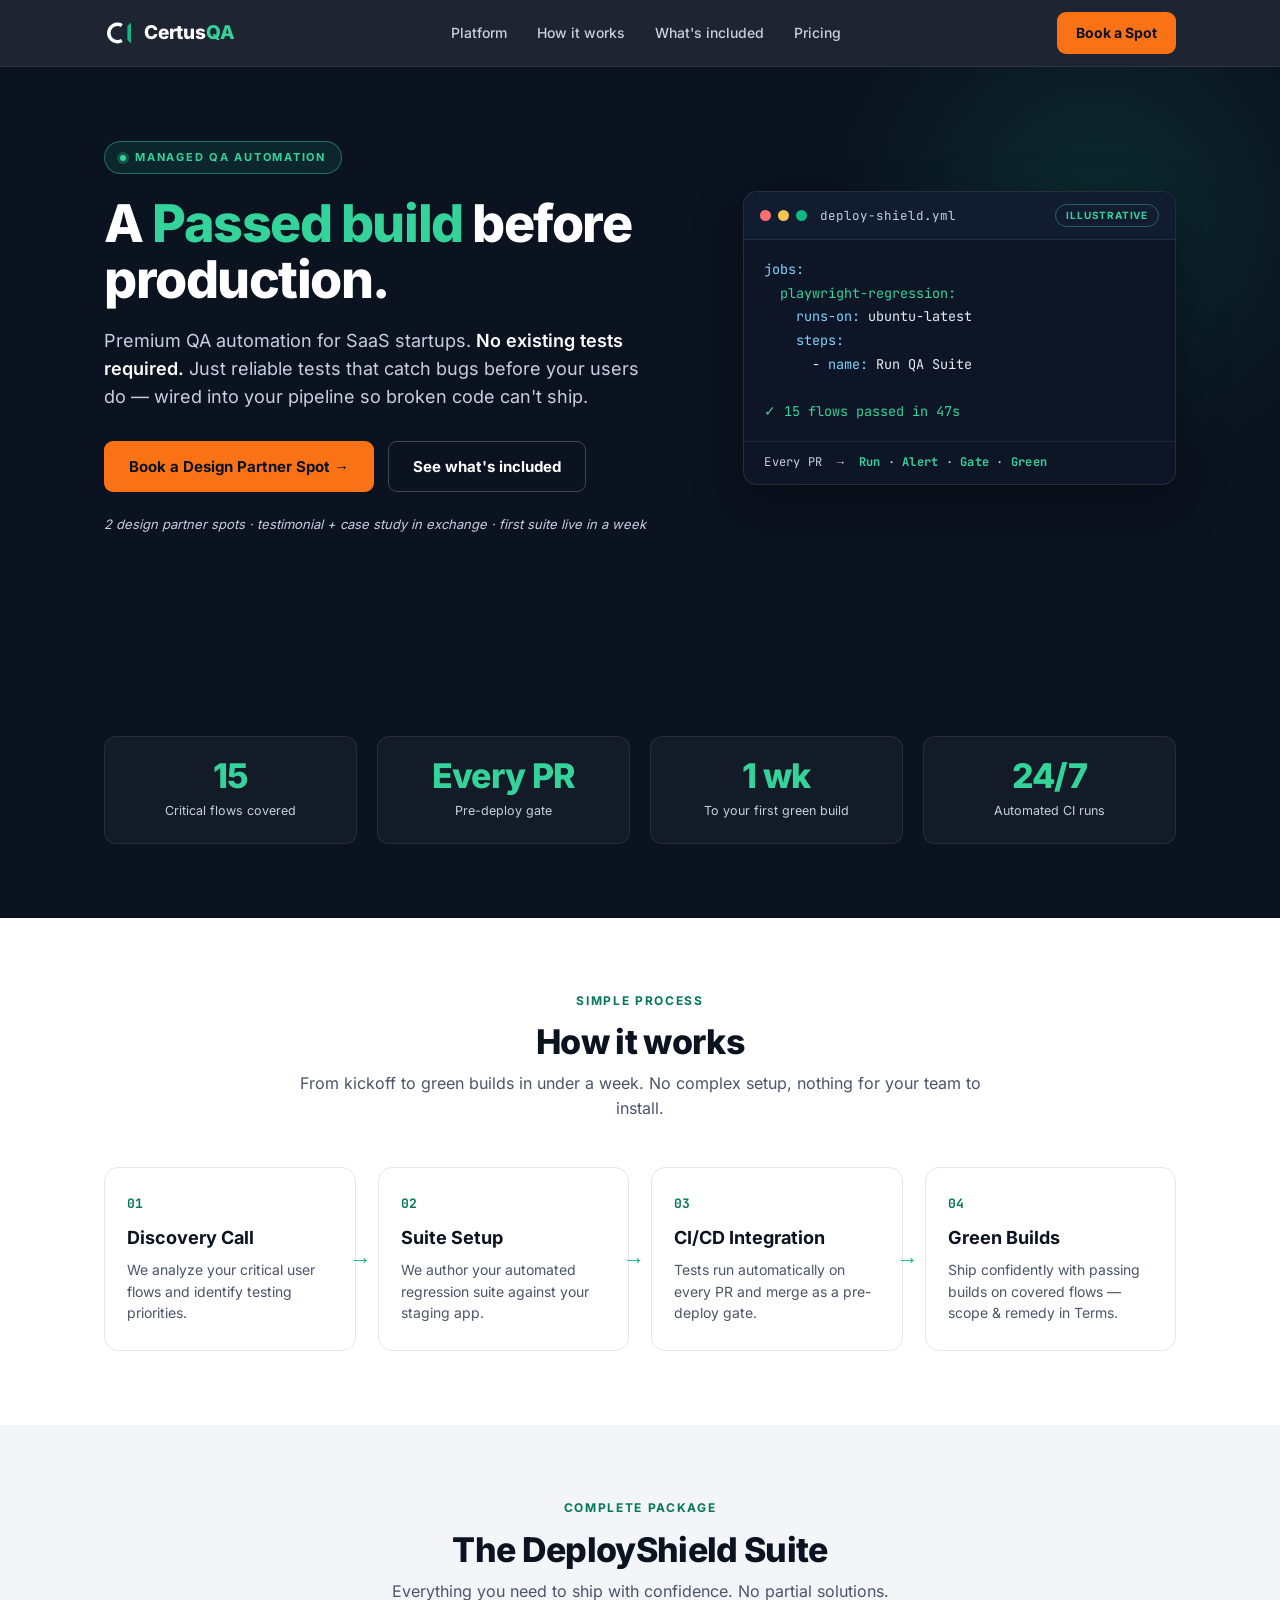
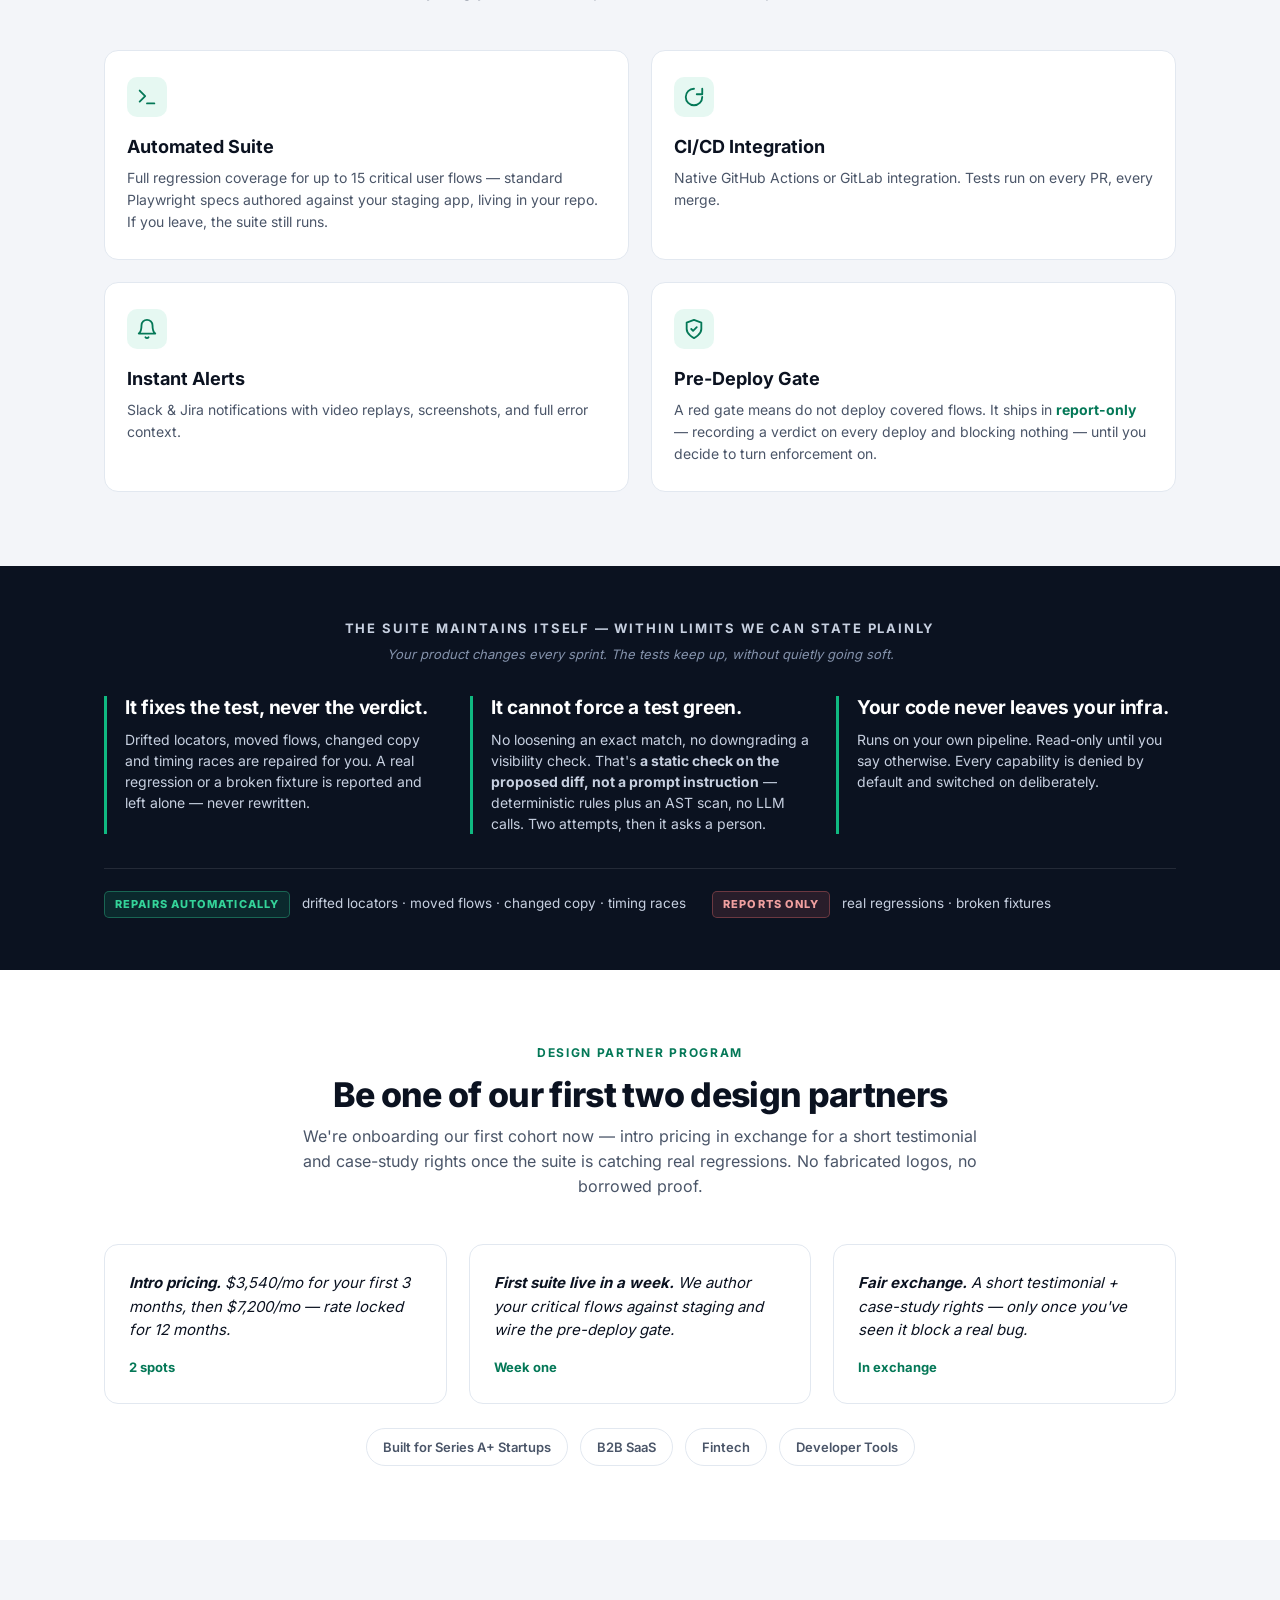
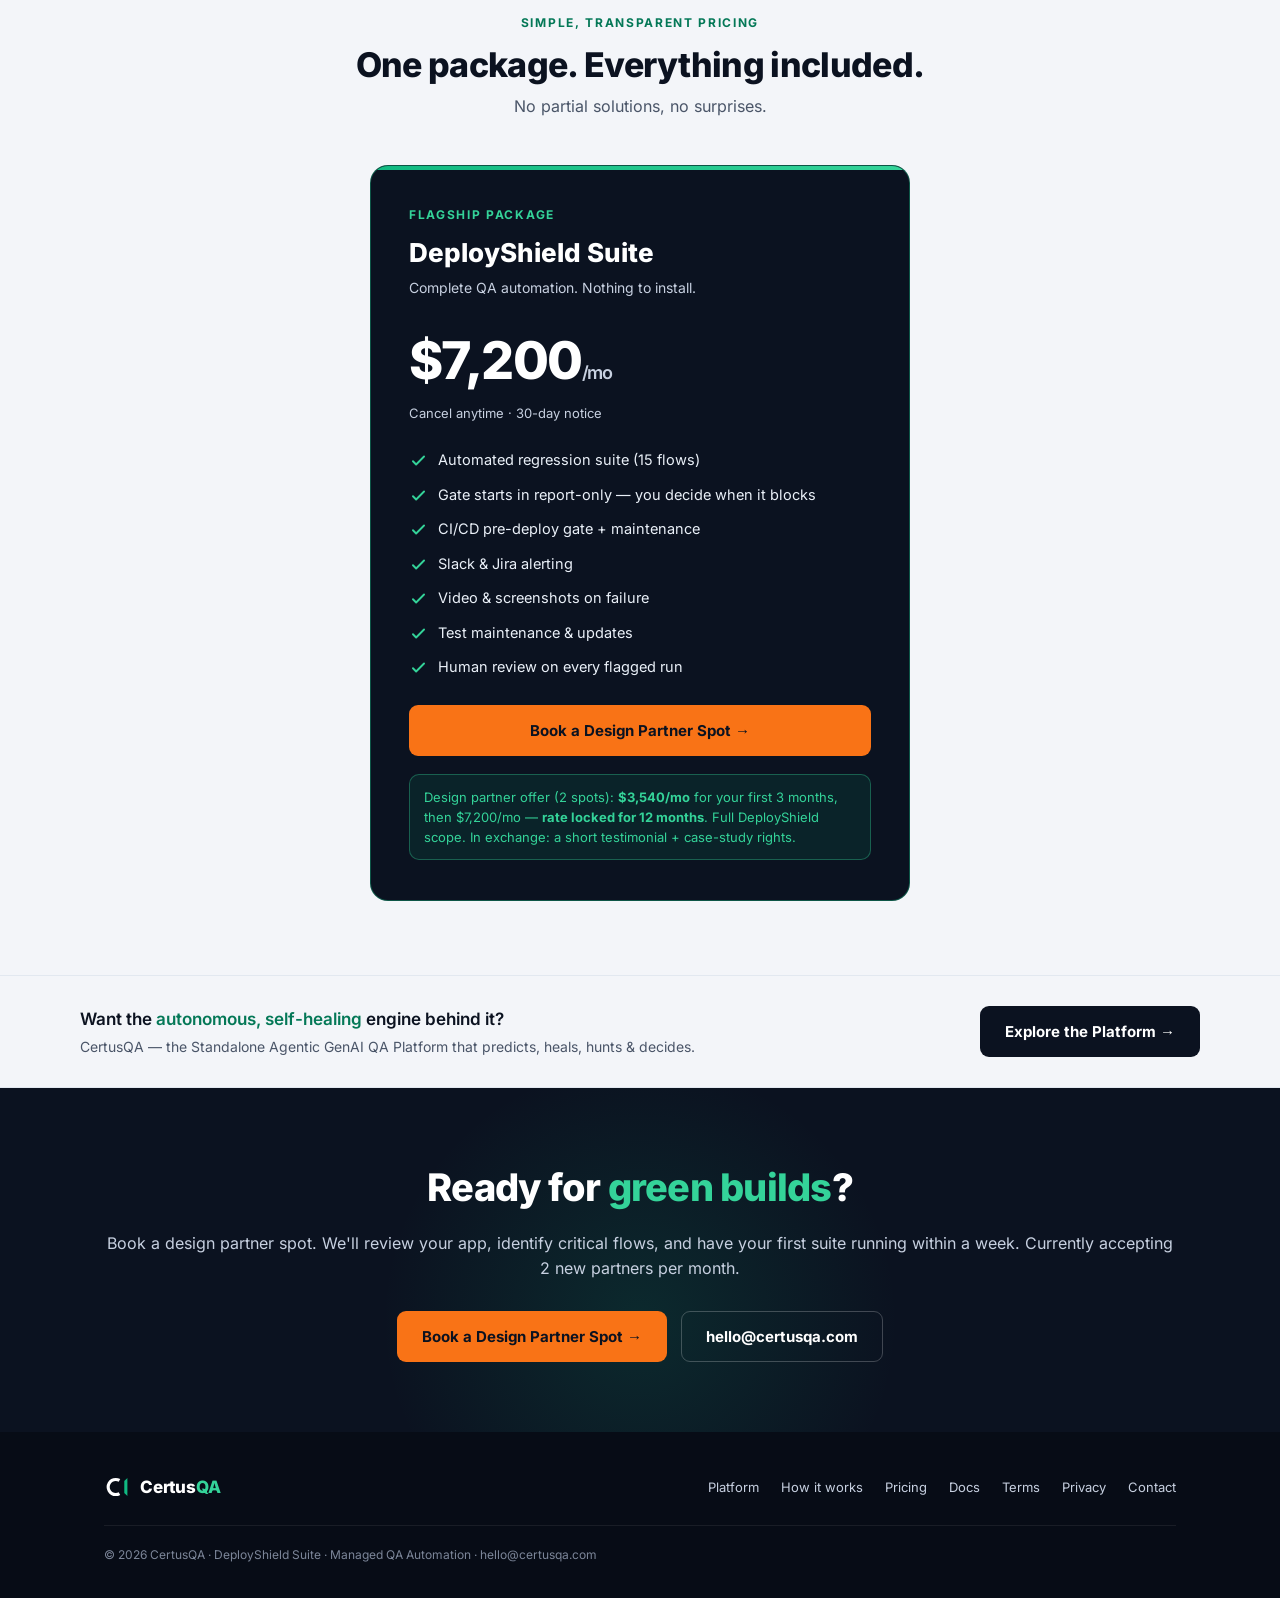
<file: deployshield.html>
<!DOCTYPE html>
<html lang="en">
<head>
<meta charset="UTF-8" />
<meta name="viewport" content="width=device-width, initial-scale=1.0" />
<title>DeployShield Suite — Managed QA by CertusQA</title>
<meta name="description" content="A green 'Passed' build before production. Managed regression automation for up to 15 critical flows, CI/CD integration, and Slack/Jira alerts — no existing tests required. From $3,540/mo." />
<meta name="theme-color" content="#0B1220" />
<link rel="icon" type="image/svg+xml" href="assets/certusqa-icon-mark-dark.svg" />
<link rel="icon" type="image/png" href="assets/certusqa-icon-mark.png" />
<link rel="canonical" href="https://www.certusqa.com/deployshield" />

<meta property="og:type" content="website" />
<meta property="og:title" content="DeployShield Suite — Managed QA by CertusQA" />
<meta property="og:description" content="Premium QA automation for SaaS startups. No existing tests required. A green build on covered flows before production — see Terms for scope and remedy." />
<meta property="og:url" content="https://www.certusqa.com/deployshield" />
<meta property="og:image" content="https://www.certusqa.com/assets/certusqa-icon-mark.png" />
<meta name="twitter:card" content="summary" />

<link rel="stylesheet" href="assets/fonts.css" />
<link rel="stylesheet" href="assets/styles.css" />
</head>
<body>
<a class="skip-link" href="#main">Skip to content</a>

<!-- ================= NAV ================= -->
<header class="nav">
  <div class="wrap nav-inner">
    <a class="brand" href="index.html">
      <img src="assets/certusqa-icon-mark-dark.svg" alt="CertusQA" width="30" height="30" />
      <span class="brand-name">Certus<span class="qa">QA</span></span>
    </a>
    <nav class="nav-links" id="navLinks">
      <a href="index.html">Platform</a>
      <a href="#how">How it works</a>
      <a href="#included">What's included</a>
      <a href="#pricing">Pricing</a>
    </nav>
    <div class="nav-cta">
      <a class="btn btn-primary" href="https://tally.so/r/MePK9X?source=deployshield-1&path=design-partner" rel="noopener">Book a Spot</a>
      <button class="nav-toggle" id="navToggle" aria-label="Menu" aria-expanded="false" aria-controls="navLinks">☰</button>
    </div>
  </div>
</header>

<span id="top"></span>

<main id="main">

<!-- ================= HERO ================= -->
<section class="hero">
  <div class="wrap hero-grid">
    <div>
      <span class="category-tag">Managed QA Automation</span>
      <h1>A <span class="accent">Passed build</span> before production.</h1>
      <p class="subhead">Premium QA automation for SaaS startups. <b>No existing tests required.</b> Just reliable tests that catch bugs before your users do — wired into your pipeline so broken code can't ship.</p>
      <div class="hero-actions">
        <a class="btn btn-primary" href="https://tally.so/r/MePK9X?source=deployshield-2&path=design-partner" rel="noopener">Book a Design Partner Spot →</a>
        <a class="btn btn-ghost" href="#included">See what's included</a>
      </div>
      <p class="hero-trust">2 design partner spots · testimonial + case study in exchange · first suite live in a week</p>
    </div>

    <div>
      <div class="proof-card">
        <div class="proof-head">
          <span class="proof-dot"></span>
          <span class="proof-file">deploy-shield.yml</span>
          <span class="proof-badge">Illustrative</span>
        </div>
<div class="proof-code"><span class="k">jobs:</span>
  <span class="s">playwright-regression:</span>
    <span class="k">runs-on:</span> ubuntu-latest
    <span class="k">steps:</span>
      - <span class="k">name:</span> Run QA Suite

<span class="s">✓ 15 flows passed in 47s</span></div>
        <div class="lifecycle-line">Every PR &nbsp;→&nbsp; <b>Run</b> · <b>Alert</b> · <b>Gate</b> · <b>Green</b></div>
      </div>
    </div>
  </div>
</section>

<!-- ================= STATS ================= -->
<section class="band dark">
  <div class="wrap">
    <div class="stat-row">
      <div class="stat"><div class="n">15</div><div class="l">Critical flows covered</div></div>
      <div class="stat"><div class="n">Every&nbsp;PR</div><div class="l">Pre-deploy gate</div></div>
      <div class="stat"><div class="n">1&nbsp;wk</div><div class="l">To your first green build</div></div>
      <div class="stat"><div class="n">24/7</div><div class="l">Automated CI runs</div></div>
    </div>
  </div>
</section>

<!-- ================= HOW IT WORKS ================= -->
<section class="band" id="how">
  <div class="wrap">
    <div class="band-head">
      <div class="tag">Simple Process</div>
      <h2>How it works</h2>
      <p>From kickoff to green builds in under a week. No complex setup, nothing for your team to install.</p>
    </div>
    <div class="steps">
      <div class="step">
        <div class="no">01</div>
        <h3>Discovery Call</h3>
        <p>We analyze your critical user flows and identify testing priorities.</p>
        <span class="arrow">→</span>
      </div>
      <div class="step">
        <div class="no">02</div>
        <h3>Suite Setup</h3>
        <p>We author your automated regression suite against your staging app.</p>
        <span class="arrow">→</span>
      </div>
      <div class="step">
        <div class="no">03</div>
        <h3>CI/CD Integration</h3>
        <p>Tests run automatically on every PR and merge as a pre-deploy gate.</p>
        <span class="arrow">→</span>
      </div>
      <div class="step">
        <div class="no">04</div>
        <h3>Green Builds</h3>
        <p>Ship confidently with passing builds on covered flows — <a href="/terms#green-build">scope &amp; remedy in Terms</a>.</p>
        <span class="arrow">→</span>
      </div>
    </div>
  </div>
</section>

<!-- ================= WHAT'S INCLUDED ================= -->
<section class="band alt" id="included">
  <div class="wrap">
    <div class="band-head">
      <div class="tag">Complete Package</div>
      <h2>The DeployShield Suite</h2>
      <p>Everything you need to ship with confidence. No partial solutions.</p>
    </div>
    <div class="svc-features">
      <div class="pillar">
        <div class="pillar-icon"><svg viewBox="0 0 24 24"><path d="M4 17l6-6-6-6"/><path d="M12 19h8"/></svg></div>
        <h3>Automated Suite</h3>
        <p>Full regression coverage for up to 15 critical user flows — standard Playwright specs authored against your staging app, living in your repo. If you leave, the suite still runs.</p>
      </div>
      <div class="pillar">
        <div class="pillar-icon"><svg viewBox="0 0 24 24"><path d="M21 12a9 9 0 1 1-9-9"/><path d="M21 3v6h-6"/></svg></div>
        <h3>CI/CD Integration</h3>
        <p>Native GitHub Actions or GitLab integration. Tests run on every PR, every merge.</p>
      </div>
      <div class="pillar">
        <div class="pillar-icon"><svg viewBox="0 0 24 24"><path d="M18 8a6 6 0 0 0-12 0c0 7-3 9-3 9h18s-3-2-3-9"/><path d="M13.7 21a2 2 0 0 1-3.4 0"/></svg></div>
        <h3>Instant Alerts</h3>
        <p>Slack &amp; Jira notifications with video replays, screenshots, and full error context.</p>
      </div>
      <div class="pillar">
        <div class="pillar-icon"><svg viewBox="0 0 24 24"><path d="M12 22s8-4 8-10V5l-8-3-8 3v7c0 6 8 10 8 10z"/><path d="m9 12 2 2 4-4"/></svg></div>
        <h3>Pre-Deploy Gate</h3>
        <p>A red gate means do not deploy covered flows. It ships in <b>report-only</b> — recording a verdict on every deploy and blocking nothing — until you decide to turn enforcement on.</p>
      </div>
    </div>
  </div>
</section>

<!-- ================= GUARANTEE ================= -->
<section class="guar-band">
  <div class="wrap">
    <div class="section-eyebrow">
      <div class="lead">The suite maintains itself — within limits we can state plainly</div>
      <div class="sub">Your product changes every sprint. The tests keep up, without quietly going soft.</div>
    </div>
    <div class="guar-row">
      <div class="guar-item">
        <h3>It fixes the test, never the verdict.</h3>
        <p>Drifted locators, moved flows, changed copy and timing races are repaired for you. A real regression or a broken fixture is reported and left alone — never rewritten.</p>
      </div>
      <div class="guar-item">
        <h3>It cannot force a test green.</h3>
        <p>No loosening an exact match, no downgrading a visibility check. That's <b>a static check on the proposed diff, not a prompt instruction</b> — deterministic rules plus an AST scan, no LLM calls. Two attempts, then it asks a person.</p>
      </div>
      <div class="guar-item">
        <h3>Your code never leaves your infra.</h3>
        <p>Runs on your own pipeline. Read-only until you say otherwise. Every capability is denied by default and switched on deliberately.</p>
      </div>
    </div>
    <div class="guar-tax">
      <div class="half">
        <span class="lab ok">Repairs automatically</span>
        <span class="list">drifted locators · moved flows · changed copy · timing races</span>
      </div>
      <div class="half">
        <span class="lab no">Reports only</span>
        <span class="list">real regressions · broken fixtures</span>
      </div>
    </div>
  </div>
</section>

<!-- ================= DESIGN PARTNER PROGRAM ================= -->
<section class="band" id="trusted">
  <div class="wrap">
    <div class="band-head">
      <div class="tag">Design Partner Program</div>
      <h2>Be one of our first two design partners</h2>
      <p>We're onboarding our first cohort now — intro pricing in exchange for a short testimonial and case-study rights once the suite is catching real regressions. No fabricated logos, no borrowed proof.</p>
    </div>
    <div class="testimonials">
      <div class="tcard">
        <p><b>Intro pricing.</b> $3,540/mo for your first 3 months, then $7,200/mo — rate locked for 12 months.</p>
        <div class="who">2 spots</div>
      </div>
      <div class="tcard">
        <p><b>First suite live in a week.</b> We author your critical flows against staging and wire the pre-deploy gate.</p>
        <div class="who">Week one</div>
      </div>
      <div class="tcard">
        <p><b>Fair exchange.</b> A short testimonial + case-study rights — only once you've seen it block a real bug.</p>
        <div class="who">In exchange</div>
      </div>
    </div>
    <div class="trusted">
      <span>Built for Series A+ Startups</span>
      <span>B2B SaaS</span>
      <span>Fintech</span>
      <span>Developer Tools</span>
    </div>
  </div>
</section>

<!-- ================= PRICING ================= -->
<section class="band alt" id="pricing">
  <div class="wrap">
    <div class="band-head">
      <div class="tag">Simple, Transparent Pricing</div>
      <h2>One package. Everything included.</h2>
      <p>No partial solutions, no surprises.</p>
    </div>
    <div class="pricing">
      <div class="plan-tag">Flagship Package</div>
      <h3>DeployShield Suite</h3>
      <div class="plan-desc">Complete QA automation. Nothing to install.</div>
      <div class="price">$7,200<span>/mo</span></div>
      <div class="cancel">Cancel anytime · 30-day notice</div>
      <ul>
        <li><svg viewBox="0 0 24 24"><path d="m5 13 4 4L19 7"/></svg> Automated regression suite (15 flows)</li>
        <li><svg viewBox="0 0 24 24"><path d="m5 13 4 4L19 7"/></svg> Gate starts in report-only — you decide when it blocks</li>
        <li><svg viewBox="0 0 24 24"><path d="m5 13 4 4L19 7"/></svg> CI/CD pre-deploy gate + maintenance</li>
        <li><svg viewBox="0 0 24 24"><path d="m5 13 4 4L19 7"/></svg> Slack &amp; Jira alerting</li>
        <li><svg viewBox="0 0 24 24"><path d="m5 13 4 4L19 7"/></svg> Video &amp; screenshots on failure</li>
        <li><svg viewBox="0 0 24 24"><path d="m5 13 4 4L19 7"/></svg> Test maintenance &amp; updates</li>
        <li><svg viewBox="0 0 24 24"><path d="m5 13 4 4L19 7"/></svg> Human review on every flagged run</li>
      </ul>
      <a class="btn btn-primary" href="https://tally.so/r/MePK9X?source=deployshield-3&path=design-partner" rel="noopener">Book a Design Partner Spot →</a>
      <div class="partner-note">Design partner offer (2 spots): <b>$3,540/mo</b> for your first 3 months, then $7,200/mo — <b>rate locked for 12 months</b>. Full DeployShield scope. In exchange: a short testimonial + case-study rights.</div>
    </div>
  </div>
</section>

<!-- ================= CROSS-SELL to platform ================= -->
<section class="crosssell">
  <div class="wrap crosssell-inner">
    <div class="cs-copy">
      Want the <span>autonomous, self-healing</span> engine behind it?
      <div class="cs-sub">CertusQA — the Standalone Agentic GenAI QA Platform that predicts, heals, hunts &amp; decides.</div>
    </div>
    <a class="btn btn-dark" href="index.html">Explore the Platform →</a>
  </div>
</section>

<!-- ================= CTA ================= -->
<section class="cta-band">
  <div class="wrap">
    <h2>Ready for <span>green builds</span>?</h2>
    <p>Book a design partner spot. We'll review your app, identify critical flows, and have your first suite running within a week. Currently accepting 2 new partners per month.</p>
    <div class="hero-actions">
      <a class="btn btn-primary" href="https://tally.so/r/MePK9X?source=deployshield-4&path=design-partner" rel="noopener">Book a Design Partner Spot →</a>
      <a class="btn btn-ghost" href="mailto:hello@certusqa.com">hello@certusqa.com</a>
    </div>
  </div>
</section>

</main>

<!-- ================= FOOTER ================= -->
<footer class="footer">
  <div class="wrap">
    <div class="footer-inner">
      <div class="brand">
        <img src="assets/certusqa-icon-mark-dark.svg" alt="CertusQA" style="height:26px;width:26px;" />
        <span class="brand-name">Certus<span class="qa">QA</span></span>
      </div>
      <div class="footer-links">
        <a href="index.html">Platform</a>
        <a href="#how">How it works</a>
        <a href="#pricing">Pricing</a>
        <a href="/docs/">Docs</a>
        <a href="/terms">Terms</a>
        <a href="/privacy">Privacy</a>
        <a href="mailto:hello@certusqa.com">Contact</a>
      </div>
    </div>
    <div class="footer-bottom">
      © <span id="year"></span> CertusQA · DeployShield Suite · Managed QA Automation · hello@certusqa.com
    </div>
  </div>
</footer>

<script src="assets/site.js"></script>

</body>
</html>
</file>
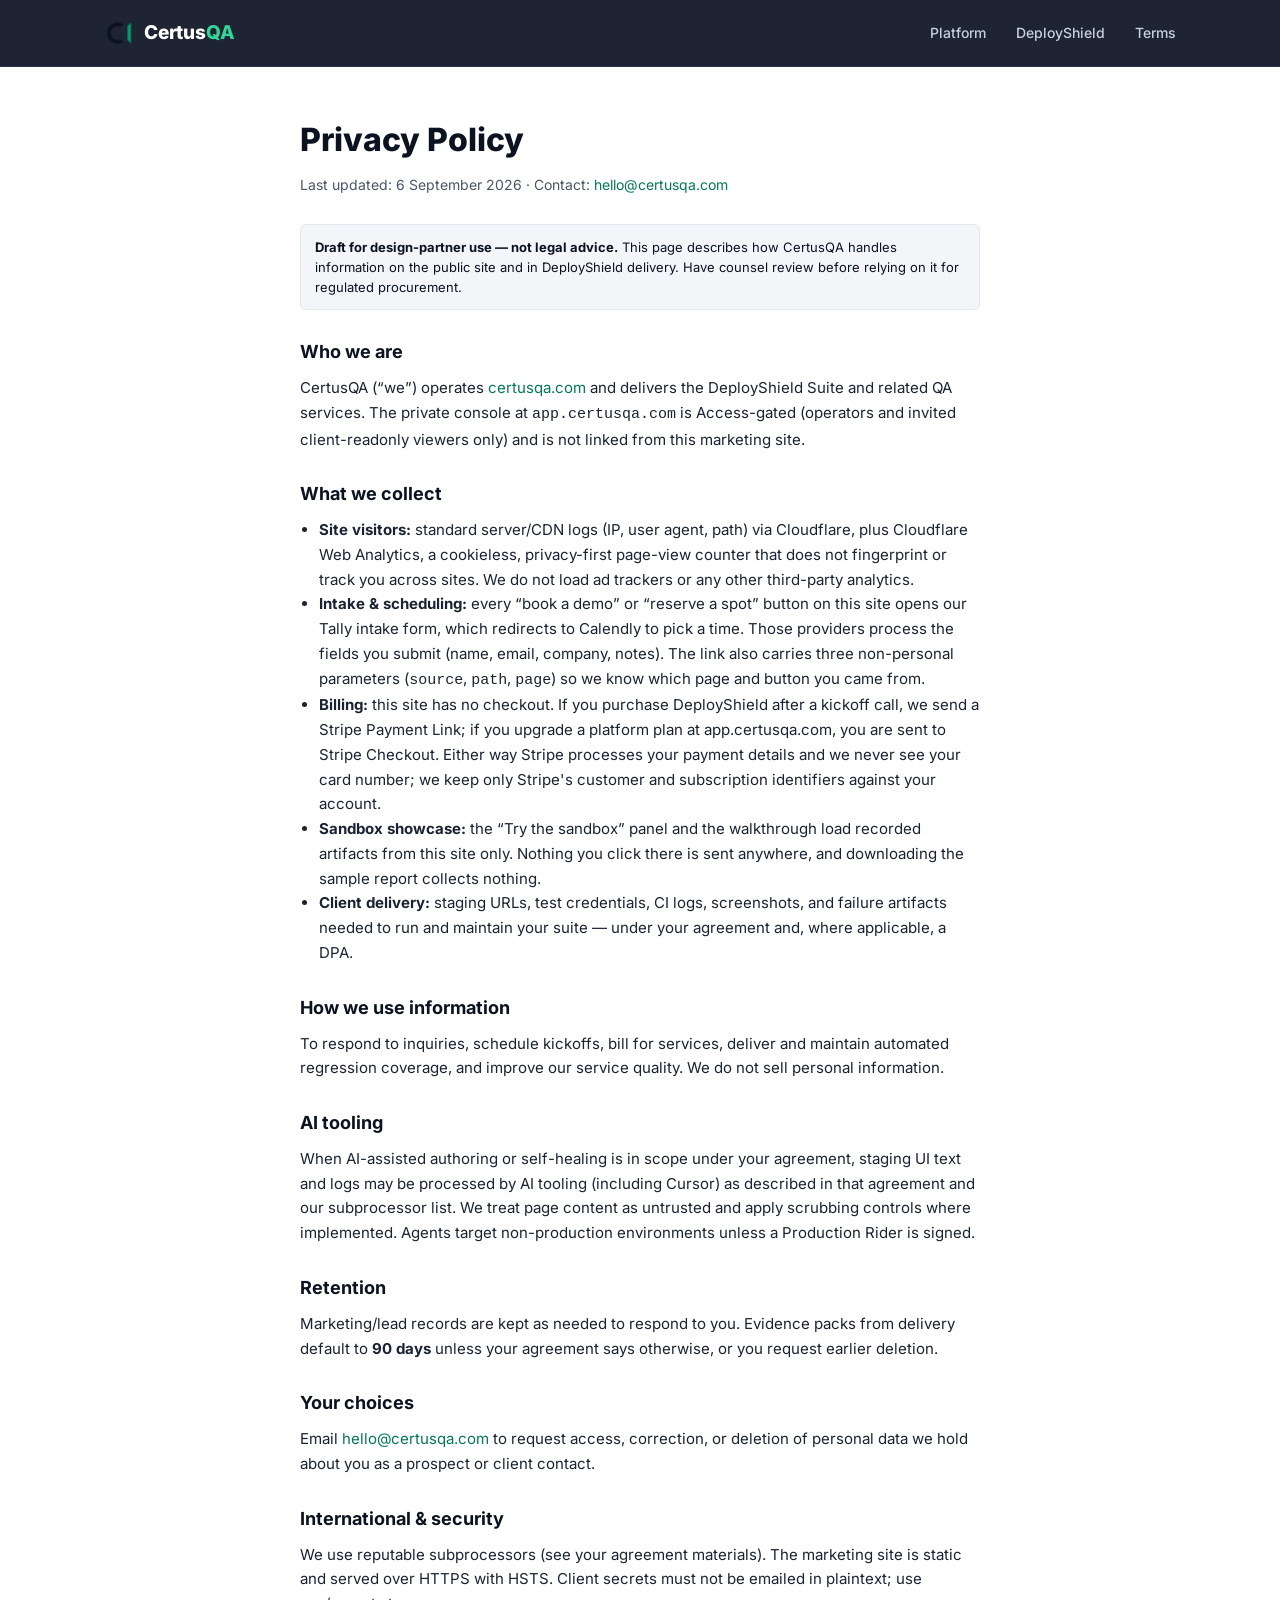
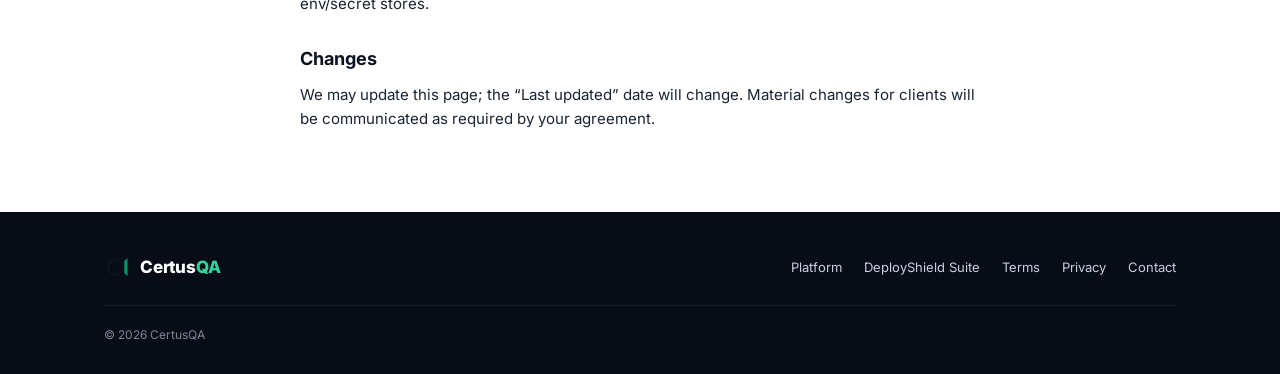
<file: privacy.html>
<!DOCTYPE html>
<html lang="en">
<head>
<meta charset="UTF-8" />
<meta name="viewport" content="width=device-width, initial-scale=1.0" />
<title>Privacy Policy — CertusQA</title>
<meta name="description" content="CertusQA privacy policy for the marketing site, intake forms, and DeployShield delivery." />
<meta name="theme-color" content="#0B1220" />
<link rel="icon" type="image/png" href="assets/certusqa-icon-mark.png" />
<link rel="canonical" href="https://www.certusqa.com/privacy" />
<link rel="stylesheet" href="assets/fonts.css" />
<link rel="stylesheet" href="assets/styles.css" />
<style>
  .legal { max-width: 720px; margin: 0 auto; padding: 48px 20px 80px; color: var(--ink, #0B1220); }
  .legal h1 { font-size: 32px; margin: 0 0 8px; font-weight: 800; }
  .legal .meta { color: var(--ink-2, #4a5568); font-size: 14px; margin-bottom: 28px; }
  .legal .banner { background: #f3f5f9; border: 1px solid var(--line, #E2E8F0); padding: 12px 14px; font-size: 13px; margin-bottom: 28px; border-radius: 6px; }
  .legal h2 { font-size: 18px; margin: 28px 0 10px; }
  .legal p, .legal li { font-size: 15px; line-height: 1.65; color: #1a2332; }
  .legal ul { padding-left: 1.2em; }
  .legal a { color: #047857; }
</style>
</head>
<body>
<a class="skip-link" href="#main">Skip to content</a>
<header class="nav">
  <div class="wrap nav-inner">
    <a class="brand" href="/">
      <img src="assets/certusqa-icon-mark.png" alt="" />
      <span class="brand-name">Certus<span class="qa">QA</span></span>
    </a>
    <nav class="nav-links" id="navLinks">
      <a href="/">Platform</a>
      <a href="/deployshield">DeployShield</a>
      <a href="/terms">Terms</a>
    </nav>
  </div>
</header>

<main id="main" class="legal">
  <h1>Privacy Policy</h1>
  <p class="meta">Last updated: 6 September 2026 · Contact: <a href="mailto:hello@certusqa.com">hello@certusqa.com</a></p>
  <div class="banner">
    <strong>Draft for design-partner use — not legal advice.</strong>
    This page describes how CertusQA handles information on the public site and in DeployShield delivery.
    Have counsel review before relying on it for regulated procurement.
  </div>

  <h2>Who we are</h2>
  <p>CertusQA (“we”) operates <a href="https://www.certusqa.com">certusqa.com</a> and delivers the DeployShield Suite and related QA services. The private console at <code>app.certusqa.com</code> is Access-gated (operators and invited client-readonly viewers only) and is not linked from this marketing site.</p>

  <h2>What we collect</h2>
  <ul>
    <li><strong>Site visitors:</strong> standard server/CDN logs (IP, user agent, path) via Cloudflare, plus Cloudflare Web Analytics, a cookieless, privacy-first page-view counter that does not fingerprint or track you across sites. We do not load ad trackers or any other third-party analytics.</li>
    <li><strong>Intake &amp; scheduling:</strong> every “book a demo” or “reserve a spot” button on this site opens our Tally intake form, which redirects to Calendly to pick a time. Those providers process the fields you submit (name, email, company, notes). The link also carries three non-personal parameters (<code>source</code>, <code>path</code>, <code>page</code>) so we know which page and button you came from.</li>
    <li><strong>Billing:</strong> this site has no checkout. If you purchase DeployShield after a kickoff call, we send a Stripe Payment Link; if you upgrade a platform plan at app.certusqa.com, you are sent to Stripe Checkout. Either way Stripe processes your payment details and we never see your card number; we keep only Stripe's customer and subscription identifiers against your account.</li>
    <li><strong>Sandbox showcase:</strong> the “Try the sandbox” panel and the walkthrough load recorded artifacts from this site only. Nothing you click there is sent anywhere, and downloading the sample report collects nothing.</li>
    <li><strong>Client delivery:</strong> staging URLs, test credentials, CI logs, screenshots, and failure artifacts needed to run and maintain your suite — under your agreement and, where applicable, a DPA.</li>
  </ul>

  <h2>How we use information</h2>
  <p>To respond to inquiries, schedule kickoffs, bill for services, deliver and maintain automated regression coverage, and improve our service quality. We do not sell personal information.</p>

  <h2>AI tooling</h2>
  <p>When AI-assisted authoring or self-healing is in scope under your agreement, staging UI text and logs may be processed by AI tooling (including Cursor) as described in that agreement and our subprocessor list. We treat page content as untrusted and apply scrubbing controls where implemented. Agents target non-production environments unless a Production Rider is signed.</p>

  <h2>Retention</h2>
  <p>Marketing/lead records are kept as needed to respond to you. Evidence packs from delivery default to <strong>90 days</strong> unless your agreement says otherwise, or you request earlier deletion.</p>

  <h2>Your choices</h2>
  <p>Email <a href="mailto:hello@certusqa.com">hello@certusqa.com</a> to request access, correction, or deletion of personal data we hold about you as a prospect or client contact.</p>

  <h2>International &amp; security</h2>
  <p>We use reputable subprocessors (see your agreement materials). The marketing site is static and served over HTTPS with HSTS. Client secrets must not be emailed in plaintext; use env/secret stores.</p>

  <h2>Changes</h2>
  <p>We may update this page; the “Last updated” date will change. Material changes for clients will be communicated as required by your agreement.</p>
</main>

<footer class="footer">
  <div class="wrap">
    <div class="footer-inner">
      <div class="brand">
        <img src="assets/certusqa-icon-mark.png" alt="" style="height:26px;width:26px;" />
        <span class="brand-name">Certus<span class="qa">QA</span></span>
      </div>
      <div class="footer-links">
        <a href="/">Platform</a>
        <a href="/deployshield">DeployShield Suite</a>
        <a href="/terms">Terms</a>
        <a href="/privacy">Privacy</a>
        <a href="mailto:hello@certusqa.com">Contact</a>
      </div>
    </div>
    <div class="footer-bottom">© <span id="year"></span> CertusQA</div>
  </div>
</footer>
<script src="assets/site.js"></script>
</body>
</html>
</file>
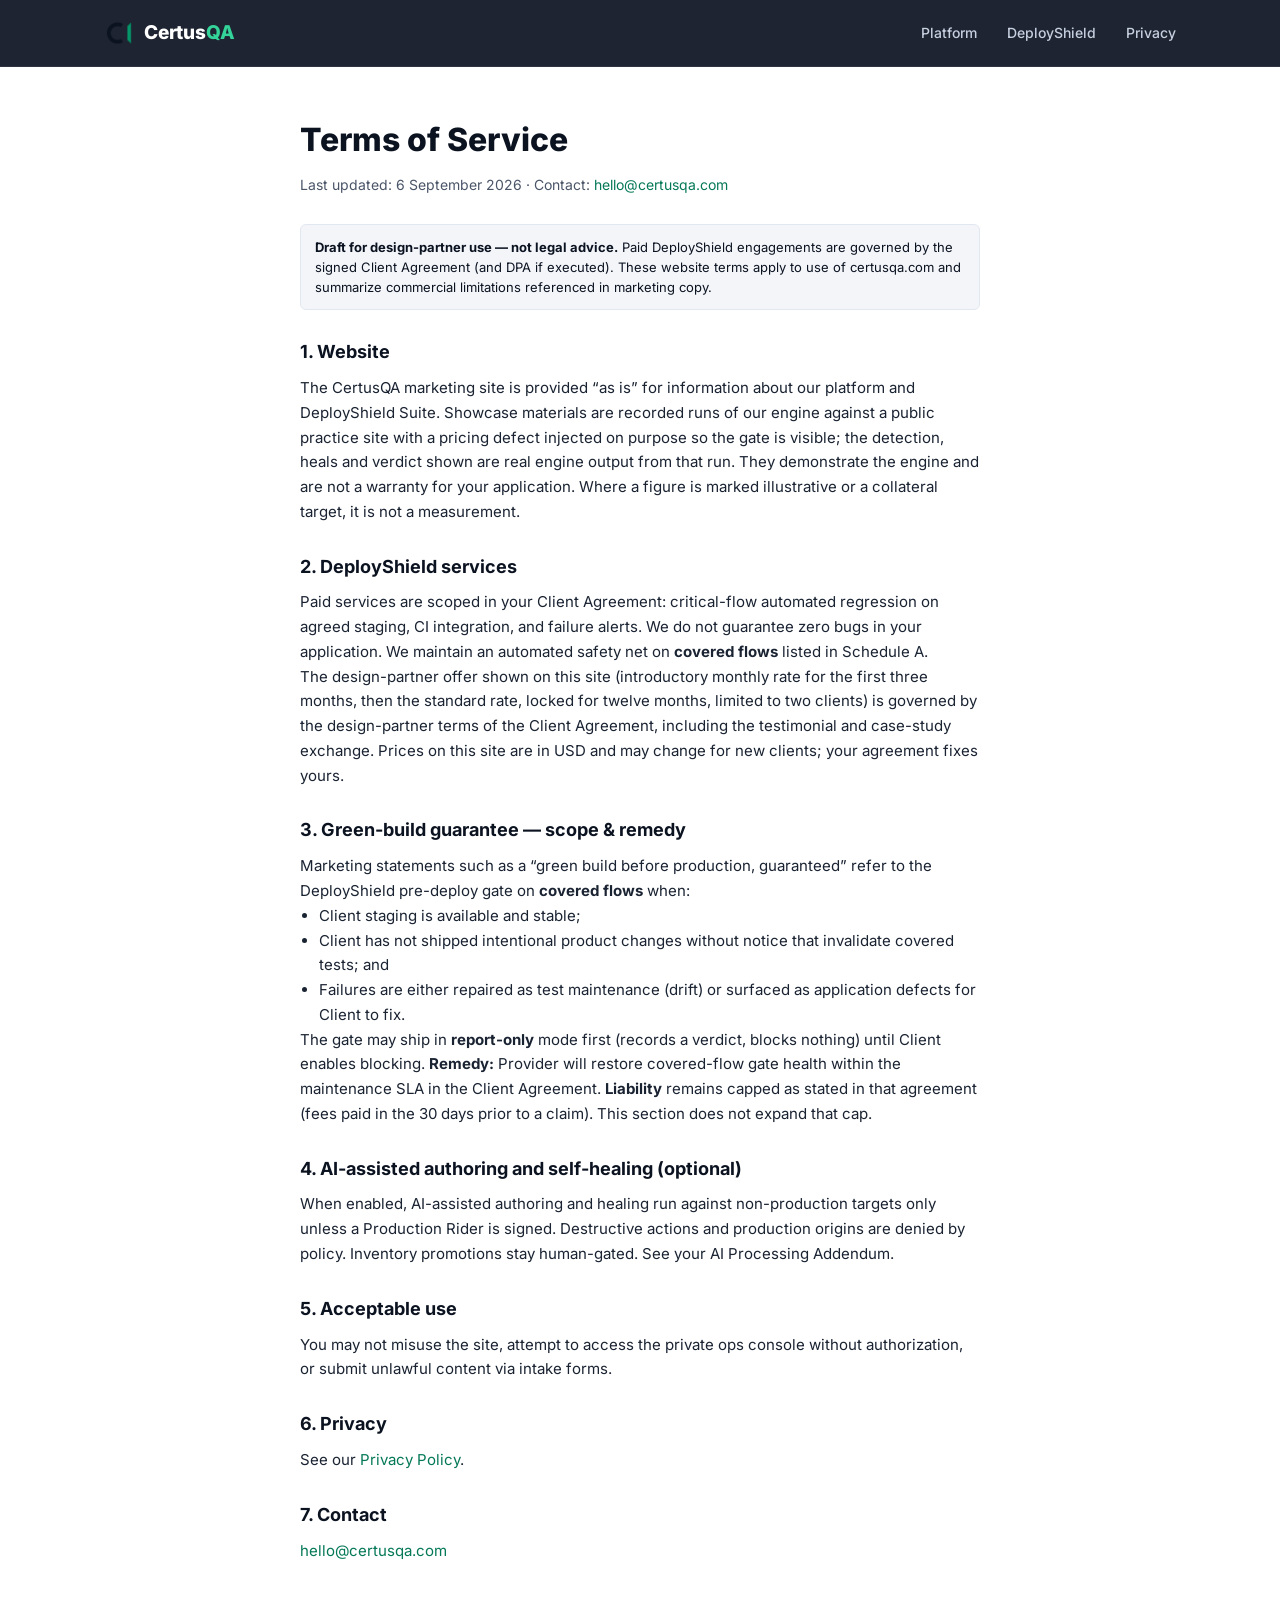
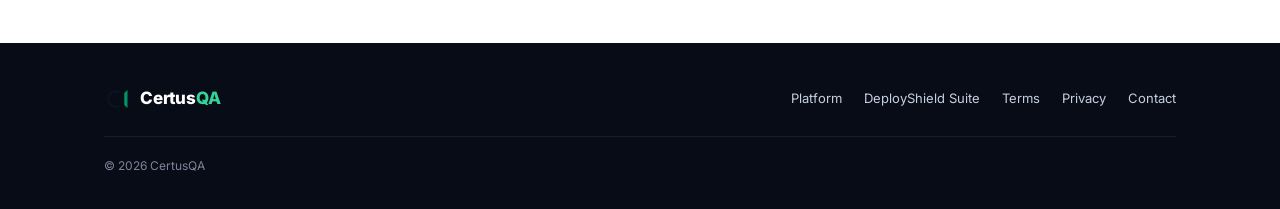
<file: terms.html>
<!DOCTYPE html>
<html lang="en">
<head>
<meta charset="UTF-8" />
<meta name="viewport" content="width=device-width, initial-scale=1.0" />
<title>Terms of Service — CertusQA</title>
<meta name="description" content="CertusQA website terms and DeployShield commercial limitations, including the green-build guarantee scope." />
<meta name="theme-color" content="#0B1220" />
<link rel="icon" type="image/png" href="assets/certusqa-icon-mark.png" />
<link rel="canonical" href="https://www.certusqa.com/terms" />
<link rel="stylesheet" href="assets/fonts.css" />
<link rel="stylesheet" href="assets/styles.css" />
<style>
  .legal { max-width: 720px; margin: 0 auto; padding: 48px 20px 80px; color: var(--ink, #0B1220); }
  .legal h1 { font-size: 32px; margin: 0 0 8px; font-weight: 800; }
  .legal .meta { color: var(--ink-2, #4a5568); font-size: 14px; margin-bottom: 28px; }
  .legal .banner { background: #f3f5f9; border: 1px solid var(--line, #E2E8F0); padding: 12px 14px; font-size: 13px; margin-bottom: 28px; border-radius: 6px; }
  .legal h2 { font-size: 18px; margin: 28px 0 10px; }
  .legal p, .legal li { font-size: 15px; line-height: 1.65; color: #1a2332; }
  .legal ul { padding-left: 1.2em; }
  .legal a { color: #047857; }
</style>
</head>
<body>
<a class="skip-link" href="#main">Skip to content</a>
<header class="nav">
  <div class="wrap nav-inner">
    <a class="brand" href="/">
      <img src="assets/certusqa-icon-mark.png" alt="" />
      <span class="brand-name">Certus<span class="qa">QA</span></span>
    </a>
    <nav class="nav-links" id="navLinks">
      <a href="/">Platform</a>
      <a href="/deployshield">DeployShield</a>
      <a href="/privacy">Privacy</a>
    </nav>
  </div>
</header>

<main id="main" class="legal">
  <h1>Terms of Service</h1>
  <p class="meta">Last updated: 6 September 2026 · Contact: <a href="mailto:hello@certusqa.com">hello@certusqa.com</a></p>
  <div class="banner">
    <strong>Draft for design-partner use — not legal advice.</strong>
    Paid DeployShield engagements are governed by the signed Client Agreement
    (and DPA if executed). These website terms apply to use of certusqa.com and
    summarize commercial limitations referenced in marketing copy.
  </div>

  <h2>1. Website</h2>
  <p>The CertusQA marketing site is provided “as is” for information about our platform and DeployShield Suite. Showcase materials are recorded runs of our engine against a public practice site with a pricing defect injected on purpose so the gate is visible; the detection, heals and verdict shown are real engine output from that run. They demonstrate the engine and are not a warranty for your application. Where a figure is marked illustrative or a collateral target, it is not a measurement.</p>

  <h2>2. DeployShield services</h2>
  <p>Paid services are scoped in your Client Agreement: critical-flow automated regression on agreed staging, CI integration, and failure alerts. We do not guarantee zero bugs in your application. We maintain an automated safety net on <strong>covered flows</strong> listed in Schedule A.</p>
  <p>The design-partner offer shown on this site (introductory monthly rate for the first three months, then the standard rate, locked for twelve months, limited to two clients) is governed by the design-partner terms of the Client Agreement, including the testimonial and case-study exchange. Prices on this site are in USD and may change for new clients; your agreement fixes yours.</p>

  <h2 id="green-build">3. Green-build guarantee — scope &amp; remedy</h2>
  <p>Marketing statements such as a “green build before production, guaranteed” refer to the DeployShield pre-deploy gate on <strong>covered flows</strong> when:</p>
  <ul>
    <li>Client staging is available and stable;</li>
    <li>Client has not shipped intentional product changes without notice that invalidate covered tests; and</li>
    <li>Failures are either repaired as test maintenance (drift) or surfaced as application defects for Client to fix.</li>
  </ul>
  <p>The gate may ship in <strong>report-only</strong> mode first (records a verdict, blocks nothing) until Client enables blocking. <strong>Remedy:</strong> Provider will restore covered-flow gate health within the maintenance SLA in the Client Agreement. <strong>Liability</strong> remains capped as stated in that agreement (fees paid in the 30 days prior to a claim). This section does not expand that cap.</p>

  <h2>4. AI-assisted authoring and self-healing (optional)</h2>
  <p>When enabled, AI-assisted authoring and healing run against non-production targets only unless a Production Rider is signed. Destructive actions and production origins are denied by policy. Inventory promotions stay human-gated. See your AI Processing Addendum.</p>

  <h2>5. Acceptable use</h2>
  <p>You may not misuse the site, attempt to access the private ops console without authorization, or submit unlawful content via intake forms.</p>

  <h2>6. Privacy</h2>
  <p>See our <a href="/privacy">Privacy Policy</a>.</p>

  <h2>7. Contact</h2>
  <p><a href="mailto:hello@certusqa.com">hello@certusqa.com</a></p>
</main>

<footer class="footer">
  <div class="wrap">
    <div class="footer-inner">
      <div class="brand">
        <img src="assets/certusqa-icon-mark.png" alt="" style="height:26px;width:26px;" />
        <span class="brand-name">Certus<span class="qa">QA</span></span>
      </div>
      <div class="footer-links">
        <a href="/">Platform</a>
        <a href="/deployshield">DeployShield Suite</a>
        <a href="/terms">Terms</a>
        <a href="/privacy">Privacy</a>
        <a href="mailto:hello@certusqa.com">Contact</a>
      </div>
    </div>
    <div class="footer-bottom">© <span id="year"></span> CertusQA</div>
  </div>
</footer>
<script src="assets/site.js"></script>
</body>
</html>
</file>
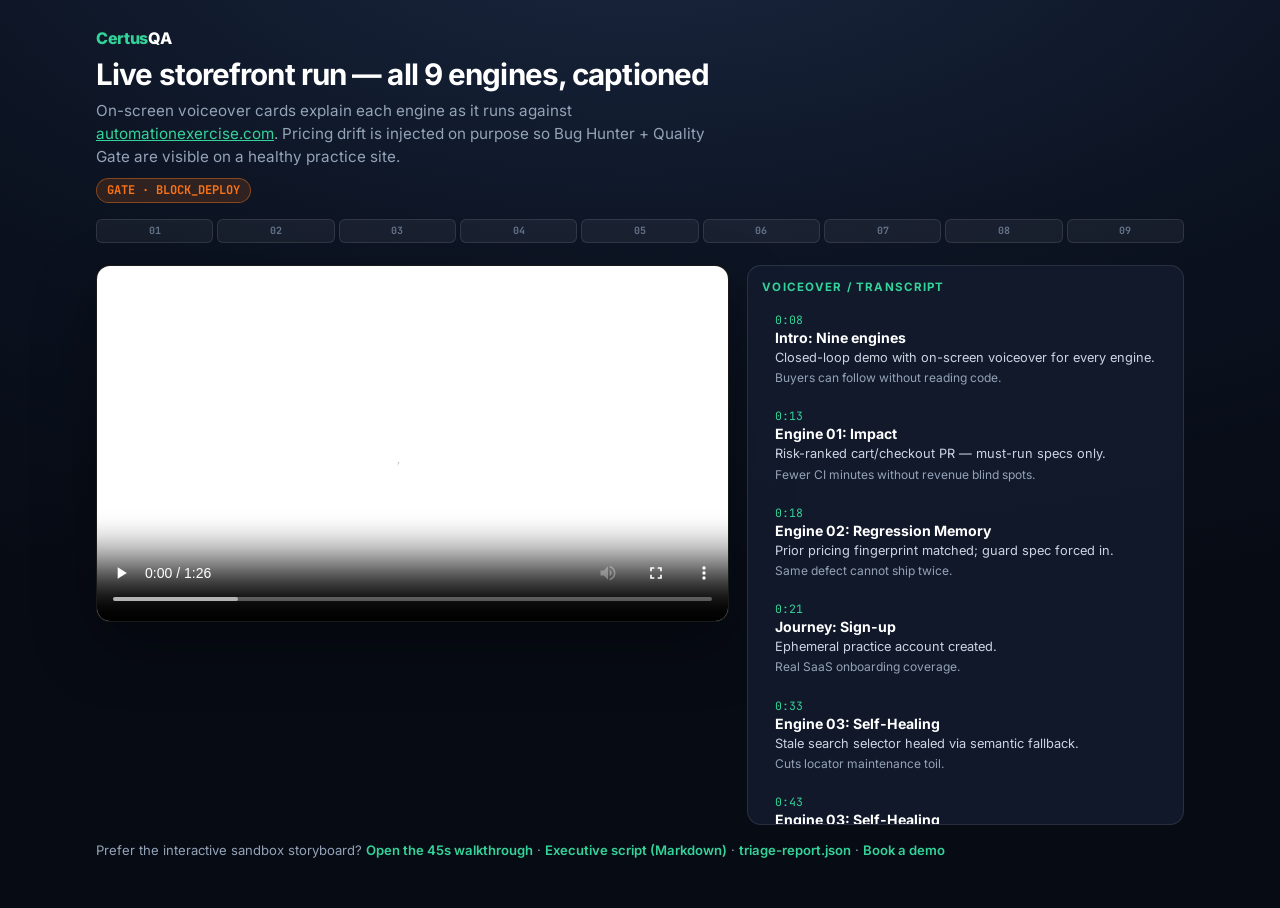
<file: showcase/live-ae/player.html>
<!DOCTYPE html>
<html lang="en">
<head>
  <meta charset="utf-8" />
  <meta name="viewport" content="width=device-width, initial-scale=1" />
  <title>CertusQA — Live storefront showcase (9 engines)</title>
  <meta name="description" content="Captioned live run: Predict → Heal → Hunt → Gate across all nine CertusQA engines on a public practice storefront." />
  <link rel="canonical" href="https://www.certusqa.com/showcase/live-ae/player" />
  <link rel="stylesheet" href="/assets/fonts.css" />
  <style>
    :root {
      --slate: #0b1220;
      --emerald: #10b981;
      --emerald-light: #34d399;
      --orange: #f97316;
      --muted: #94a3b8;
      --font: Inter, system-ui, sans-serif;
      --mono: "JetBrains Mono", ui-monospace, monospace;
    }
    * { box-sizing: border-box; margin: 0; padding: 0; }
    body {
      min-height: 100vh;
      background: radial-gradient(120% 80% at 50% -10%, #1a2740 0%, var(--slate) 55%, #070b14 100%);
      color: #fff;
      font-family: var(--font);
      -webkit-font-smoothing: antialiased;
    }
    .wrap { max-width: 1120px; margin: 0 auto; padding: 28px 16px 48px; }
    .brand { color: var(--emerald-light); font-weight: 800; letter-spacing: -0.02em; }
    h1 { font-size: clamp(1.4rem, 3vw, 1.85rem); margin: 8px 0 8px; letter-spacing: -0.03em; }
    .lede { color: var(--muted); font-size: 0.95rem; line-height: 1.5; max-width: 62ch; }
    .grid {
      margin-top: 22px;
      display: grid;
      grid-template-columns: 1.45fr 1fr;
      gap: 18px;
      align-items: start;
    }
    @media (max-width: 900px) { .grid { grid-template-columns: 1fr; } }
    .player {
      border-radius: 14px; overflow: hidden;
      border: 1px solid rgba(255,255,255,.1); background: #000;
      box-shadow: 0 24px 60px rgba(0,0,0,.35);
    }
    video { width: 100%; display: block; aspect-ratio: 16/9; background: #000; }
    .panel {
      border: 1px solid rgba(255,255,255,.1); border-radius: 14px;
      background: rgba(19,28,46,.85); padding: 14px 14px 10px;
      max-height: min(70vh, 560px); overflow: auto;
    }
    .panel h2 {
      font-size: 0.72rem; letter-spacing: .1em; text-transform: uppercase;
      color: var(--emerald-light); margin-bottom: 10px;
    }
    .beat {
      display: block; width: 100%; text-align: left; color: inherit; font: inherit;
      background: transparent; border: 0; border-left: 3px solid transparent;
      padding: 8px 10px; margin-bottom: 6px;
      border-radius: 0 8px 8px 0; cursor: pointer;
    }
    .beat:hover { background: rgba(255,255,255,.04); }
    .beat.active {
      border-left-color: var(--emerald);
      background: rgba(16,185,129,.12);
    }
    .beat .t { font-size: 0.72rem; color: var(--emerald-light); font-family: var(--mono); margin-bottom: 2px; }
    .beat .s { font-size: 0.88rem; font-weight: 700; margin-bottom: 3px; }
    .beat .d { font-size: 0.8rem; color: #cbd5e1; line-height: 1.35; }
    .beat .v { font-size: 0.75rem; color: var(--muted); margin-top: 4px; line-height: 1.35; }
    .engines {
      margin-top: 16px; display: grid; grid-template-columns: repeat(9, 1fr); gap: 4px;
    }
    .engines span {
      text-align: center; font: 700 10px/1 var(--mono); padding: 6px 0; border-radius: 6px;
      color: #64748b; background: rgba(255,255,255,.05); border: 1px solid rgba(255,255,255,.1);
    }
    .engines span.on { color: #0b1220; background: var(--emerald); border-color: var(--emerald-light); }
    .note {
      margin-top: 16px; font-size: 0.82rem; color: var(--muted); line-height: 1.45;
    }
    .note a { color: var(--emerald-light); font-weight: 600; text-decoration: none; }
    .note a:hover { text-decoration: underline; }
    .gate {
      display: inline-block; margin-top: 10px; padding: 4px 10px; border-radius: 999px;
      background: rgba(249,115,22,.15); color: var(--orange); font: 700 12px/1.2 var(--mono);
      border: 1px solid rgba(249,115,22,.45);
    }
  </style>
</head>
<body>
  <div class="wrap">
    <div class="brand">Certus<span style="color:#fff">QA</span></div>
    <h1>Live storefront run — all 9 engines, captioned</h1>
    <p class="lede">
      On-screen voiceover cards explain each engine as it runs against
      <a href="https://automationexercise.com/" style="color:var(--emerald-light)" target="_blank" rel="noopener noreferrer">automationexercise.com</a>.
      Pricing drift is injected on purpose so Bug Hunter + Quality Gate are visible on a healthy practice site.
    </p>
    <div class="gate">GATE · BLOCK_DEPLOY</div>

    <div class="engines" id="rail" aria-hidden="true">
      <span data-e="1">01</span><span data-e="2">02</span><span data-e="3">03</span>
      <span data-e="4">04</span><span data-e="5">05</span><span data-e="6">06</span>
      <span data-e="7">07</span><span data-e="8">08</span><span data-e="9">09</span>
    </div>

    <div class="grid">
      <div class="player">
        <video id="vid" controls playsinline preload="metadata">
          <source src="certusqa-showcase.webm" type="video/webm" />
          <track kind="captions" srclang="en" label="English voiceover" src="captions.vtt" default />
        </video>
      </div>
      <aside class="panel" aria-label="Voiceover transcript">
        <h2>Voiceover / transcript</h2>
        <div id="beats"></div>
      </aside>
    </div>

    <p class="note">
      Prefer the interactive sandbox storyboard?
      <a href="/showcase/" target="_blank" rel="noopener noreferrer">Open the 45s walkthrough</a>
      ·
      <a href="exec-narrative.md" target="_blank" rel="noopener noreferrer">Executive script (Markdown)</a>
      ·
      <a href="triage-report.json" target="_blank" rel="noopener noreferrer">triage-report.json</a>
      ·
      <a href="mailto:hello@certusqa.com?subject=Live%20Sandbox%20Demo%20Request">Book a demo</a>
    </p>
  </div>

  <script src="player.js"></script>
</body>
</html>
</file>
<file: assets/fonts.css>
/* latin-ext */
@font-face {
  font-family: 'Inter';
  font-style: normal;
  font-weight: 400;
  font-display: swap;
  src: url(./fonts/inter-latin-ext.woff2) format('woff2');
  unicode-range: U+0100-02BA, U+02BD-02C5, U+02C7-02CC, U+02CE-02D7, U+02DD-02FF, U+0304, U+0308, U+0329, U+1D00-1DBF, U+1E00-1E9F, U+1EF2-1EFF, U+2020, U+20A0-20AB, U+20AD-20C0, U+2113, U+2C60-2C7F, U+A720-A7FF;
}
/* latin */
@font-face {
  font-family: 'Inter';
  font-style: normal;
  font-weight: 400;
  font-display: swap;
  src: url(./fonts/inter-latin.woff2) format('woff2');
  unicode-range: U+0000-00FF, U+0131, U+0152-0153, U+02BB-02BC, U+02C6, U+02DA, U+02DC, U+0304, U+0308, U+0329, U+2000-206F, U+20AC, U+2122, U+2191, U+2193, U+2212, U+2215, U+FEFF, U+FFFD;
}
/* latin-ext */
@font-face {
  font-family: 'Inter';
  font-style: normal;
  font-weight: 500;
  font-display: swap;
  src: url(./fonts/inter-latin-ext.woff2) format('woff2');
  unicode-range: U+0100-02BA, U+02BD-02C5, U+02C7-02CC, U+02CE-02D7, U+02DD-02FF, U+0304, U+0308, U+0329, U+1D00-1DBF, U+1E00-1E9F, U+1EF2-1EFF, U+2020, U+20A0-20AB, U+20AD-20C0, U+2113, U+2C60-2C7F, U+A720-A7FF;
}
/* latin */
@font-face {
  font-family: 'Inter';
  font-style: normal;
  font-weight: 500;
  font-display: swap;
  src: url(./fonts/inter-latin.woff2) format('woff2');
  unicode-range: U+0000-00FF, U+0131, U+0152-0153, U+02BB-02BC, U+02C6, U+02DA, U+02DC, U+0304, U+0308, U+0329, U+2000-206F, U+20AC, U+2122, U+2191, U+2193, U+2212, U+2215, U+FEFF, U+FFFD;
}
/* latin-ext */
@font-face {
  font-family: 'Inter';
  font-style: normal;
  font-weight: 600;
  font-display: swap;
  src: url(./fonts/inter-latin-ext.woff2) format('woff2');
  unicode-range: U+0100-02BA, U+02BD-02C5, U+02C7-02CC, U+02CE-02D7, U+02DD-02FF, U+0304, U+0308, U+0329, U+1D00-1DBF, U+1E00-1E9F, U+1EF2-1EFF, U+2020, U+20A0-20AB, U+20AD-20C0, U+2113, U+2C60-2C7F, U+A720-A7FF;
}
/* latin */
@font-face {
  font-family: 'Inter';
  font-style: normal;
  font-weight: 600;
  font-display: swap;
  src: url(./fonts/inter-latin.woff2) format('woff2');
  unicode-range: U+0000-00FF, U+0131, U+0152-0153, U+02BB-02BC, U+02C6, U+02DA, U+02DC, U+0304, U+0308, U+0329, U+2000-206F, U+20AC, U+2122, U+2191, U+2193, U+2212, U+2215, U+FEFF, U+FFFD;
}
/* latin-ext */
@font-face {
  font-family: 'Inter';
  font-style: normal;
  font-weight: 700;
  font-display: swap;
  src: url(./fonts/inter-latin-ext.woff2) format('woff2');
  unicode-range: U+0100-02BA, U+02BD-02C5, U+02C7-02CC, U+02CE-02D7, U+02DD-02FF, U+0304, U+0308, U+0329, U+1D00-1DBF, U+1E00-1E9F, U+1EF2-1EFF, U+2020, U+20A0-20AB, U+20AD-20C0, U+2113, U+2C60-2C7F, U+A720-A7FF;
}
/* latin */
@font-face {
  font-family: 'Inter';
  font-style: normal;
  font-weight: 700;
  font-display: swap;
  src: url(./fonts/inter-latin.woff2) format('woff2');
  unicode-range: U+0000-00FF, U+0131, U+0152-0153, U+02BB-02BC, U+02C6, U+02DA, U+02DC, U+0304, U+0308, U+0329, U+2000-206F, U+20AC, U+2122, U+2191, U+2193, U+2212, U+2215, U+FEFF, U+FFFD;
}
/* latin-ext */
@font-face {
  font-family: 'Inter';
  font-style: normal;
  font-weight: 800;
  font-display: swap;
  src: url(./fonts/inter-latin-ext.woff2) format('woff2');
  unicode-range: U+0100-02BA, U+02BD-02C5, U+02C7-02CC, U+02CE-02D7, U+02DD-02FF, U+0304, U+0308, U+0329, U+1D00-1DBF, U+1E00-1E9F, U+1EF2-1EFF, U+2020, U+20A0-20AB, U+20AD-20C0, U+2113, U+2C60-2C7F, U+A720-A7FF;
}
/* latin */
@font-face {
  font-family: 'Inter';
  font-style: normal;
  font-weight: 800;
  font-display: swap;
  src: url(./fonts/inter-latin.woff2) format('woff2');
  unicode-range: U+0000-00FF, U+0131, U+0152-0153, U+02BB-02BC, U+02C6, U+02DA, U+02DC, U+0304, U+0308, U+0329, U+2000-206F, U+20AC, U+2122, U+2191, U+2193, U+2212, U+2215, U+FEFF, U+FFFD;
}
/* latin-ext */
@font-face {
  font-family: 'JetBrains Mono';
  font-style: normal;
  font-weight: 400;
  font-display: swap;
  src: url(./fonts/jetbrains-mono-latin-ext.woff2) format('woff2');
  unicode-range: U+0100-02BA, U+02BD-02C5, U+02C7-02CC, U+02CE-02D7, U+02DD-02FF, U+0304, U+0308, U+0329, U+1D00-1DBF, U+1E00-1E9F, U+1EF2-1EFF, U+2020, U+20A0-20AB, U+20AD-20C0, U+2113, U+2C60-2C7F, U+A720-A7FF;
}
/* latin */
@font-face {
  font-family: 'JetBrains Mono';
  font-style: normal;
  font-weight: 400;
  font-display: swap;
  src: url(./fonts/jetbrains-mono-latin.woff2) format('woff2');
  unicode-range: U+0000-00FF, U+0131, U+0152-0153, U+02BB-02BC, U+02C6, U+02DA, U+02DC, U+0304, U+0308, U+0329, U+2000-206F, U+20AC, U+2122, U+2191, U+2193, U+2212, U+2215, U+FEFF, U+FFFD;
}
/* latin-ext */
@font-face {
  font-family: 'JetBrains Mono';
  font-style: normal;
  font-weight: 500;
  font-display: swap;
  src: url(./fonts/jetbrains-mono-latin-ext.woff2) format('woff2');
  unicode-range: U+0100-02BA, U+02BD-02C5, U+02C7-02CC, U+02CE-02D7, U+02DD-02FF, U+0304, U+0308, U+0329, U+1D00-1DBF, U+1E00-1E9F, U+1EF2-1EFF, U+2020, U+20A0-20AB, U+20AD-20C0, U+2113, U+2C60-2C7F, U+A720-A7FF;
}
/* latin */
@font-face {
  font-family: 'JetBrains Mono';
  font-style: normal;
  font-weight: 500;
  font-display: swap;
  src: url(./fonts/jetbrains-mono-latin.woff2) format('woff2');
  unicode-range: U+0000-00FF, U+0131, U+0152-0153, U+02BB-02BC, U+02C6, U+02DA, U+02DC, U+0304, U+0308, U+0329, U+2000-206F, U+20AC, U+2122, U+2191, U+2193, U+2212, U+2215, U+FEFF, U+FFFD;
}
/* latin-ext */
@font-face {
  font-family: 'JetBrains Mono';
  font-style: normal;
  font-weight: 600;
  font-display: swap;
  src: url(./fonts/jetbrains-mono-latin-ext.woff2) format('woff2');
  unicode-range: U+0100-02BA, U+02BD-02C5, U+02C7-02CC, U+02CE-02D7, U+02DD-02FF, U+0304, U+0308, U+0329, U+1D00-1DBF, U+1E00-1E9F, U+1EF2-1EFF, U+2020, U+20A0-20AB, U+20AD-20C0, U+2113, U+2C60-2C7F, U+A720-A7FF;
}
/* latin */
@font-face {
  font-family: 'JetBrains Mono';
  font-style: normal;
  font-weight: 600;
  font-display: swap;
  src: url(./fonts/jetbrains-mono-latin.woff2) format('woff2');
  unicode-range: U+0000-00FF, U+0131, U+0152-0153, U+02BB-02BC, U+02C6, U+02DA, U+02DC, U+0304, U+0308, U+0329, U+2000-206F, U+20AC, U+2122, U+2191, U+2193, U+2212, U+2215, U+FEFF, U+FFFD;
}
/* latin-ext */
@font-face {
  font-family: 'JetBrains Mono';
  font-style: normal;
  font-weight: 700;
  font-display: swap;
  src: url(./fonts/jetbrains-mono-latin-ext.woff2) format('woff2');
  unicode-range: U+0100-02BA, U+02BD-02C5, U+02C7-02CC, U+02CE-02D7, U+02DD-02FF, U+0304, U+0308, U+0329, U+1D00-1DBF, U+1E00-1E9F, U+1EF2-1EFF, U+2020, U+20A0-20AB, U+20AD-20C0, U+2113, U+2C60-2C7F, U+A720-A7FF;
}
/* latin */
@font-face {
  font-family: 'JetBrains Mono';
  font-style: normal;
  font-weight: 700;
  font-display: swap;
  src: url(./fonts/jetbrains-mono-latin.woff2) format('woff2');
  unicode-range: U+0000-00FF, U+0131, U+0152-0153, U+02BB-02BC, U+02C6, U+02DA, U+02DC, U+0304, U+0308, U+0329, U+2000-206F, U+20AC, U+2122, U+2191, U+2193, U+2212, U+2215, U+FEFF, U+FFFD;
}
/* latin-ext */
@font-face {
  font-family: 'Sora';
  font-style: normal;
  font-weight: 600;
  font-display: swap;
  src: url(./fonts/sora-latin-ext.woff2) format('woff2');
  unicode-range: U+0100-02BA, U+02BD-02C5, U+02C7-02CC, U+02CE-02D7, U+02DD-02FF, U+0304, U+0308, U+0329, U+1D00-1DBF, U+1E00-1E9F, U+1EF2-1EFF, U+2020, U+20A0-20AB, U+20AD-20C0, U+2113, U+2C60-2C7F, U+A720-A7FF;
}
/* latin */
@font-face {
  font-family: 'Sora';
  font-style: normal;
  font-weight: 600;
  font-display: swap;
  src: url(./fonts/sora-latin.woff2) format('woff2');
  unicode-range: U+0000-00FF, U+0131, U+0152-0153, U+02BB-02BC, U+02C6, U+02DA, U+02DC, U+0304, U+0308, U+0329, U+2000-206F, U+20AC, U+2122, U+2191, U+2193, U+2212, U+2215, U+FEFF, U+FFFD;
}
/* latin-ext */
@font-face {
  font-family: 'Sora';
  font-style: normal;
  font-weight: 700;
  font-display: swap;
  src: url(./fonts/sora-latin-ext.woff2) format('woff2');
  unicode-range: U+0100-02BA, U+02BD-02C5, U+02C7-02CC, U+02CE-02D7, U+02DD-02FF, U+0304, U+0308, U+0329, U+1D00-1DBF, U+1E00-1E9F, U+1EF2-1EFF, U+2020, U+20A0-20AB, U+20AD-20C0, U+2113, U+2C60-2C7F, U+A720-A7FF;
}
/* latin */
@font-face {
  font-family: 'Sora';
  font-style: normal;
  font-weight: 700;
  font-display: swap;
  src: url(./fonts/sora-latin.woff2) format('woff2');
  unicode-range: U+0000-00FF, U+0131, U+0152-0153, U+02BB-02BC, U+02C6, U+02DA, U+02DC, U+0304, U+0308, U+0329, U+2000-206F, U+20AC, U+2122, U+2191, U+2193, U+2212, U+2215, U+FEFF, U+FFFD;
}
/* latin-ext */
@font-face {
  font-family: 'Sora';
  font-style: normal;
  font-weight: 800;
  font-display: swap;
  src: url(./fonts/sora-latin-ext.woff2) format('woff2');
  unicode-range: U+0100-02BA, U+02BD-02C5, U+02C7-02CC, U+02CE-02D7, U+02DD-02FF, U+0304, U+0308, U+0329, U+1D00-1DBF, U+1E00-1E9F, U+1EF2-1EFF, U+2020, U+20A0-20AB, U+20AD-20C0, U+2113, U+2C60-2C7F, U+A720-A7FF;
}
/* latin */
@font-face {
  font-family: 'Sora';
  font-style: normal;
  font-weight: 800;
  font-display: swap;
  src: url(./fonts/sora-latin.woff2) format('woff2');
  unicode-range: U+0000-00FF, U+0131, U+0152-0153, U+02BB-02BC, U+02C6, U+02DA, U+02DC, U+0304, U+0308, U+0329, U+2000-206F, U+20AC, U+2122, U+2191, U+2193, U+2212, U+2215, U+FEFF, U+FFFD;
}
</file>
<file: assets/styles.css>
:root {
  --navy: #0B1220;
  --navy-alt: #16213A;
  --soft: #F3F5F9;
  --ink: #0B1220;
  --ink-2: #4A5568;
  --on-dark: #FFFFFF;
  --on-dark-2: #C7D0E0;
  --line: #E2E8F0;
  --emerald: #10b981;
  --emerald-dark: #047857;
  --emerald-light: #34d399;
  --orange: #F97316;
  --orange-dark: #EA580C;
  --alert: #f87171;
  --font: 'Inter', -apple-system, BlinkMacSystemFont, "Segoe UI", "Helvetica Neue", Arial, sans-serif;
  --font-mono: 'JetBrains Mono', 'SF Mono', Menlo, monospace;
  --maxw: 1120px;
}

* { margin: 0; padding: 0; box-sizing: border-box; }
html { scroll-behavior: smooth; }
body {
  font-family: var(--font);
  color: var(--ink);
  background: #fff;
  line-height: 1.55;
  -webkit-font-smoothing: antialiased;
  overflow-x: clip;
}
a { color: inherit; text-decoration: none; }
img { max-width: 100%; display: block; }
:focus-visible {
  outline: 2px solid var(--emerald-light);
  outline-offset: 2px;
}
.wrap { max-width: var(--maxw); margin: 0 auto; padding: 0 24px; }
section { scroll-margin-top: 80px; }

/* ---------- Buttons ---------- */
.btn {
  display: inline-flex; align-items: center; gap: 8px;
  font-weight: 700; font-size: 15px; padding: 13px 24px;
  border-radius: 9px; border: 1px solid transparent; cursor: pointer;
  transition: transform .12s ease, background .15s ease, border-color .15s ease;
  white-space: nowrap;
}
.btn:hover { transform: translateY(-1px); }
.btn-primary { background: var(--orange); color: var(--navy); }
.btn-primary:hover { background: var(--orange-dark); color: #fff; }
.btn-ghost { background: transparent; color: var(--on-dark); border-color: rgba(255,255,255,0.22); }
.btn-ghost:hover { border-color: var(--emerald-light); color: var(--emerald-light); }
.btn-dark { background: var(--navy); color: #fff; }
.btn-dark:hover { background: var(--navy-alt); }

/* ---------- Nav ---------- */
.nav {
  position: sticky; top: 0; z-index: 50;
  background: rgba(11,18,32,0.92); backdrop-filter: blur(10px);
  border-bottom: 1px solid rgba(255,255,255,0.07);
}
.nav-inner { display: flex; align-items: center; justify-content: space-between; height: 66px; }
.brand { display: flex; align-items: center; gap: 10px; }
.brand img { height: 30px; width: 30px; }
.brand-name { font-size: 19px; font-weight: 800; letter-spacing: -0.01em; color: #fff; }
.brand-name .qa { color: var(--emerald-light); }
.nav-links { display: flex; align-items: center; gap: 30px; }
.nav-links a { font-size: 14px; font-weight: 500; color: var(--on-dark-2); }
.nav-links a:hover { color: #fff; }
.nav-cta { display: flex; align-items: center; gap: 14px; }
.nav .btn { font-size: 14px; padding: 9px 18px; }
.nav-toggle { display: none; }

/* ---------- Hero ---------- */
.hero { background: var(--navy); color: var(--on-dark); padding: 74px 0 84px; position: relative; overflow: hidden; }
.hero::before {
  content: ""; position: absolute; top: -30%; right: -10%;
  width: 620px; height: 620px; border-radius: 50%;
  background: radial-gradient(circle, rgba(16,185,129,0.14), transparent 62%);
  pointer-events: none;
}
.hero-grid { display: grid; grid-template-columns: 1.15fr 0.85fr; gap: 54px; align-items: center; position: relative; }
.hero-grid > * { min-width: 0; }
.category-tag {
  display: inline-flex; align-items: center; gap: 9px;
  background: rgba(16,185,129,0.12); border: 1px solid rgba(52,211,153,0.45);
  color: var(--emerald-light); font-size: 11px; font-weight: 700;
  letter-spacing: 0.16em; text-transform: uppercase; padding: 7px 15px; border-radius: 20px;
}
.category-tag::before {
  content: ""; width: 6px; height: 6px; border-radius: 50%;
  background: var(--emerald-light); box-shadow: 0 0 0 3px rgba(52,211,153,0.25);
}
.hero h1 { font-size: 52px; line-height: 1.07; font-weight: 800; letter-spacing: -0.028em; margin: 22px 0 20px; }
.hero h1 .accent { color: var(--emerald-light); }
.hero .subhead { font-size: 18px; line-height: 1.55; color: var(--on-dark-2); max-width: 30em; }
.hero .subhead b { color: #fff; font-weight: 600; }
.hero-actions { display: flex; flex-wrap: wrap; gap: 14px; margin-top: 30px; }
.hero-trust { margin-top: 22px; font-size: 13px; color: var(--on-dark-2); font-style: italic; }

/* Proof card */
.proof-card {
  background: #0d1526; border: 1px solid rgba(255,255,255,0.10);
  border-radius: 14px; overflow: hidden; box-shadow: 0 20px 50px rgba(0,0,0,0.35);
  max-width: 100%; min-width: 0;
}
.proof-head {
  display: flex; align-items: center; gap: 9px;
  padding: 12px 16px; background: #111c31; border-bottom: 1px solid rgba(255,255,255,0.07);
}
.proof-dot {
  flex-shrink: 0; width: 11px; height: 11px; border-radius: 50%;
  background: var(--alert); box-shadow: 18px 0 0 #f5c451, 36px 0 0 var(--emerald);
  margin-right: 40px; /* reserve space for the two shadow “traffic lights” */
}
.proof-file {
  margin-left: 0; font-family: var(--font-mono); font-size: 12.5px; color: var(--on-dark-2);
  min-width: 0; overflow: hidden; text-overflow: ellipsis; white-space: nowrap;
}
.proof-badge {
  flex-shrink: 0; margin-left: auto; font-size: 10px; font-weight: 700; letter-spacing: 0.08em; text-transform: uppercase;
  color: var(--emerald-light); border: 1px solid rgba(52,211,153,0.4); border-radius: 20px; padding: 3px 10px;
}
.proof-code {
  font-family: var(--font-mono); font-size: 13.5px; line-height: 1.75; color: #e6edf7;
  padding: 18px 20px; white-space: pre; overflow-x: auto; -webkit-overflow-scrolling: touch;
  max-width: 100%;
}
.proof-code .k { color: #7dd3fc; }
.proof-code .s { color: var(--emerald-light); }
.proof-code .r { color: #fca5a5; }
.proof-cap { padding: 0 20px 16px; font-size: 12.5px; line-height: 1.5; color: var(--on-dark-2); }
.proof-cap b { color: #fff; }
.lifecycle-line {
  padding: 12px 20px; border-top: 1px solid rgba(255,255,255,0.07);
  font-family: var(--font-mono); font-size: 12px; color: var(--on-dark-2); letter-spacing: 0.02em;
  line-height: 1.45; overflow-wrap: anywhere;
}
.lifecycle-line b { color: var(--emerald-light); }

/* ---------- KPI dashboard band ---------- */
.kpi-band { background: #fff; padding: 56px 0; border-bottom: 1px solid var(--line); }
.section-eyebrow { text-align: center; }
.section-eyebrow .lead { font-size: 13px; font-weight: 700; letter-spacing: 0.14em; text-transform: uppercase; color: var(--ink); }
.section-eyebrow .lead b { color: var(--emerald-dark); }
.section-eyebrow .sub { font-size: 13px; color: var(--ink-2); margin-top: 6px; font-style: italic; }
.kpi-row { display: grid; grid-template-columns: repeat(4, 1fr); gap: 20px; margin-top: 34px; }
.kpi {
  position: relative; background: var(--navy); border: 1px solid rgba(255,255,255,0.09);
  border-radius: 14px; padding: 26px 18px 22px; text-align: center; overflow: hidden;
}
.kpi::before { content: ""; position: absolute; left: 0; right: 0; top: 0; height: 3px; background: var(--emerald); }
.kpi.is-hero { border-color: rgba(16,185,129,0.65); background: linear-gradient(160deg, rgba(16,185,129,0.22), var(--navy) 62%); }
.kpi.is-hero::before { background: linear-gradient(90deg, var(--emerald), var(--emerald-light)); }
.kpi-top { display: flex; align-items: center; justify-content: center; gap: 8px; }
.kpi .num { font-size: 50px; font-weight: 800; color: var(--emerald-light); line-height: 1; letter-spacing: -0.03em; font-variant-numeric: tabular-nums; }
.kpi .trend { display: inline-flex; align-items: center; justify-content: center; width: 24px; height: 24px; border-radius: 50%; background: rgba(52,211,153,0.16); color: var(--emerald-light); }
.kpi .trend svg { width: 15px; height: 15px; stroke: currentColor; fill: none; stroke-width: 2.6; stroke-linecap: round; stroke-linejoin: round; }
.kpi .shield { color: var(--emerald-light); }
.kpi .lbl { font-size: 13px; color: var(--on-dark-2); margin-top: 12px; line-height: 1.3; font-weight: 500; }
.roi-anchor { text-align: center; margin-top: 30px; font-size: 15px; color: var(--ink); font-weight: 500; }
.roi-anchor b { color: var(--emerald-dark); font-weight: 700; }
.verify-line { text-align: center; margin-top: 8px; font-size: 13px; color: var(--ink-2); font-style: italic; }

/* ---------- Guarantee band (replaces the KPI design-target band) ---------- */
.guar-band { background: var(--navy); color: var(--on-dark); padding: 52px 0; }
.guar-band .section-eyebrow .lead { color: var(--on-dark-2); }
.guar-band .section-eyebrow .sub { color: var(--on-dark-3, #8593AC); }
.guar-row { display: grid; grid-template-columns: repeat(3, 1fr); gap: 26px; margin-top: 32px; }
.guar-item { border-left: 3px solid var(--emerald); padding-left: 18px; }
.guar-item h3 { font-size: 19px; font-weight: 700; line-height: 1.24; letter-spacing: -0.015em; color: #fff; }
.guar-item p { font-size: 14px; line-height: 1.5; color: var(--on-dark-2); margin-top: 10px; }
.guar-tax { display: flex; flex-wrap: wrap; align-items: baseline; gap: 10px 26px; margin-top: 34px; padding-top: 22px; border-top: 1px solid rgba(255,255,255,0.1); }
.guar-tax .half { display: flex; align-items: baseline; gap: 12px; }
.guar-tax .lab { font-size: 11px; font-weight: 800; letter-spacing: 0.1em; text-transform: uppercase; white-space: nowrap; padding: 4px 10px; border-radius: 5px; }
.guar-tax .lab.ok { color: var(--emerald-light); background: rgba(16,185,129,0.14); border: 1px solid rgba(52,211,153,0.35); }
.guar-tax .lab.no { color: #F0A0A0; background: rgba(248,113,113,0.12); border: 1px solid rgba(248,113,113,0.32); }
.guar-tax .list { font-size: 13.5px; color: var(--on-dark-2); line-height: 1.4; }
@media (max-width: 900px) { .guar-row { grid-template-columns: 1fr; gap: 22px; } }

/* ---------- Evidence: measured / not yet ---------- */
.evid { display: grid; grid-template-columns: 1fr 1fr; gap: 32px; margin-top: 34px; }
.evid h4 { font-size: 12px; font-weight: 800; letter-spacing: 0.11em; text-transform: uppercase;
  padding-bottom: 6px; margin-bottom: 10px; }
.evid .yes h4 { color: var(--emerald-dark); border-bottom: 1px solid rgba(16,185,129,0.4); }
.evid .no h4 { color: var(--ink-2); border-bottom: 1px solid var(--line); }
.evid li { list-style: none; font-size: 14.5px; line-height: 1.5; color: var(--ink-2);
  padding: 6px 0 6px 20px; position: relative; }
.evid li::before { position: absolute; left: 0; font-weight: 800; }
.evid .yes li::before { content: "\2713"; color: var(--emerald); }
.evid .no li::before { content: "\2013"; color: var(--ink-2); }
.evid li b { color: var(--ink); font-weight: 700; }
.evid li code { font-family: var(--font-mono, monospace); font-size: 13px; color: var(--emerald-dark); font-weight: 600; }
@media (max-width: 820px) { .evid { grid-template-columns: 1fr; gap: 22px; } }

/* ---------- Generic section header ---------- */
.band { padding: 74px 0; }
.band.alt { background: var(--soft); }
.band.dark { background: var(--navy); color: var(--on-dark); }
.band-head { text-align: center; max-width: 44em; margin: 0 auto 46px; }
.band-head .tag { font-size: 12px; font-weight: 700; letter-spacing: 0.14em; text-transform: uppercase; color: var(--emerald-dark); }
.band-head h2 { font-size: 34px; line-height: 1.15; font-weight: 800; letter-spacing: -0.02em; margin: 12px 0 10px; }
.band-head p { font-size: 16px; color: var(--ink-2); }
.band.dark .band-head p { color: var(--on-dark-2); }

/* ---------- Pillars ---------- */
.pillars { display: grid; grid-template-columns: repeat(4, 1fr); gap: 22px; }
.pillar {
  background: #fff; border: 1px solid var(--line); border-radius: 14px; padding: 26px 22px;
  transition: transform .14s ease, box-shadow .14s ease, border-color .14s ease;
}
.pillar:hover { transform: translateY(-3px); box-shadow: 0 14px 34px rgba(11,18,32,0.09); border-color: rgba(16,185,129,0.4); }
.pillar-icon { width: 40px; height: 40px; border-radius: 10px; background: rgba(16,185,129,0.10); color: var(--emerald-dark); display: flex; align-items: center; justify-content: center; margin-bottom: 16px; }
.pillar-icon svg { width: 22px; height: 22px; fill: none; stroke: currentColor; stroke-width: 2; stroke-linecap: round; stroke-linejoin: round; }
.pillar h3 { font-size: 18px; font-weight: 700; margin-bottom: 7px; }
.pillar p { font-size: 14px; color: var(--ink-2); }
.pillar p b { color: var(--emerald-dark); font-weight: 700; }

/* ---------- How it works ---------- */
.steps { display: grid; grid-template-columns: repeat(4, 1fr); gap: 22px; }
.step { position: relative; background: #fff; border: 1px solid var(--line); border-radius: 14px; padding: 26px 22px; }
.step .no { font-family: var(--font-mono); font-size: 13px; font-weight: 700; color: var(--emerald-dark); }
.step h3 { font-size: 18px; font-weight: 700; margin: 10px 0 7px; }
.step p { font-size: 14px; color: var(--ink-2); }
.step .arrow { position: absolute; right: -17px; top: 50%; transform: translateY(-50%); color: var(--emerald); font-size: 22px; z-index: 2; }
.step:last-child .arrow { display: none; }

/* ---------- Agentic loop ---------- */
.loop-flow { display: flex; align-items: stretch; gap: 10px; }
.loop-step { flex: 1 1 0; background: #fff; border: 1px solid var(--line); border-radius: 14px; padding: 22px 18px; text-align: center; transition: transform .14s ease, border-color .14s ease; }
.loop-step:hover { transform: translateY(-3px); border-color: rgba(16,185,129,0.4); }
.loop-step.is-gate { border-color: rgba(16,185,129,0.55); background: linear-gradient(160deg, rgba(16,185,129,0.10), #fff 70%); }
.loop-step .ls-no { font-family: var(--font-mono); font-size: 12px; font-weight: 700; color: var(--emerald-dark); }
.loop-step .ls-name { font-size: 17px; font-weight: 700; color: var(--ink); margin-top: 4px; }
.loop-step .ls-sub { font-size: 13px; color: var(--ink-2); margin-top: 6px; line-height: 1.35; }
.loop-arrow { align-self: center; color: var(--emerald); font-size: 22px; font-weight: 700; flex-shrink: 0; }
.loop-guards { display: flex; flex-wrap: wrap; justify-content: center; gap: 12px; margin-top: 30px; }
.guard-chip { font-size: 13px; font-weight: 600; color: var(--emerald-dark); background: rgba(16,185,129,0.10); border: 1px solid rgba(52,211,153,0.35); border-radius: 20px; padding: 8px 16px; display: inline-flex; align-items: center; gap: 8px; }
.guard-chip::before { content: ""; width: 6px; height: 6px; border-radius: 50%; background: var(--emerald); }

/* ---------- Proof section ---------- */
.proof-grid { display: grid; grid-template-columns: 1fr 1fr; gap: 46px; align-items: center; }
.proof-copy h2 { font-size: 32px; font-weight: 800; letter-spacing: -0.02em; margin-bottom: 16px; }
.proof-copy p { font-size: 16px; color: var(--ink-2); margin-bottom: 16px; }
.proof-copy .tag { font-size: 12px; font-weight: 700; letter-spacing: 0.14em; text-transform: uppercase; color: var(--emerald-dark); }
.proof-list { list-style: none; margin-top: 8px; }
.proof-list li { display: flex; gap: 10px; font-size: 15px; color: var(--ink); margin-bottom: 10px; }
.proof-list li svg { flex-shrink: 0; width: 20px; height: 20px; color: var(--emerald); fill: none; stroke: currentColor; stroke-width: 2.4; stroke-linecap: round; stroke-linejoin: round; margin-top: 2px; }

/* ---------- Video / interactive showcase embed ---------- */
.showcase-frame {
  width: 100%;
  aspect-ratio: 16 / 10.2;
  border-radius: 14px;
  overflow: hidden;
  border: 1px solid rgba(255,255,255,0.1);
  background: #070b14;
  box-shadow: 0 24px 60px rgba(0,0,0,0.35);
}
.showcase-frame iframe {
  width: 100%;
  height: 100%;
  border: 0;
  display: block;
  background: transparent;
}
.showcase-note {
  text-align: center;
  margin-top: 16px;
  font-size: 14px;
  color: var(--on-dark-2);
}
.showcase-note a {
  color: var(--emerald-light);
  font-weight: 600;
  text-decoration: none;
}
.showcase-note a:hover { text-decoration: underline; }

.live-ae {
  margin-top: 48px;
  padding-top: 40px;
  border-top: 1px solid rgba(255,255,255,0.08);
}
.live-ae-head {
  max-width: 720px;
  margin: 0 auto 22px;
  text-align: center;
}
.live-ae-head h3 {
  margin: 8px 0 10px;
  font-size: clamp(1.25rem, 2.2vw, 1.55rem);
  font-weight: 750;
  letter-spacing: -0.02em;
  color: #fff;
}
.live-ae-head p {
  margin: 0;
  font-size: 15px;
  line-height: 1.55;
  color: var(--on-dark-2);
}
.live-ae-head a {
  color: var(--emerald-light);
  font-weight: 600;
  text-decoration: none;
}
.live-ae-head a:hover { text-decoration: underline; }
.showcase-frame--video {
  aspect-ratio: 16 / 10.5;
  background: #000;
}
.showcase-frame--video video,
.showcase-frame--video iframe {
  width: 100%;
  height: 100%;
  display: block;
  border: 0;
  object-fit: contain;
  background: #000;
}

/* ---------- Engines ---------- */
.engines-grid { display: grid; grid-template-columns: repeat(3, 1fr); gap: 18px; }
.engine {
  display: flex; gap: 14px; align-items: flex-start; background: #fff;
  border: 1px solid var(--line); border-radius: 12px; padding: 20px 20px;
  transition: border-color .14s ease, transform .14s ease;
}
.engine:hover { border-color: rgba(16,185,129,0.45); transform: translateY(-2px); }
.engine .no { font-family: var(--font-mono); font-size: 15px; font-weight: 700; color: var(--emerald-dark); }
.engine .tx b { display: block; font-size: 15px; font-weight: 700; color: var(--ink); margin-bottom: 2px; }
.engine .tx span { font-size: 13.5px; color: var(--ink-2); }

/* ---------- Cross-sell strip ---------- */
.crosssell { background: var(--soft); border-top: 1px solid var(--line); border-bottom: 1px solid var(--line); }
.crosssell-inner { display: flex; align-items: center; justify-content: space-between; gap: 24px; padding: 30px 0; flex-wrap: wrap; }
.crosssell-inner .cs-copy { font-size: 17px; font-weight: 600; color: var(--ink); }
.crosssell-inner .cs-copy span { color: var(--emerald-dark); }
.crosssell-inner .cs-sub { font-size: 14px; color: var(--ink-2); font-weight: 400; margin-top: 3px; }

/* ---------- Services: stat row (on dark hero) ---------- */
.stat-row { display: grid; grid-template-columns: repeat(4, 1fr); gap: 20px; margin-top: 44px; }
.stat { text-align: center; background: rgba(255,255,255,0.04); border: 1px solid rgba(255,255,255,0.08); border-radius: 12px; padding: 22px 14px; }
.stat .n { font-size: 34px; font-weight: 800; color: var(--emerald-light); line-height: 1; letter-spacing: -0.02em; }
.stat .l { font-size: 12.5px; color: var(--on-dark-2); margin-top: 8px; }

/* ---------- Services: feature grid ---------- */
.svc-features { display: grid; grid-template-columns: repeat(2, 1fr); gap: 22px; }

/* ---------- Services: pricing ---------- */
.pricing {
  max-width: 540px; margin: 0 auto; background: var(--navy); color: #fff;
  border: 1px solid rgba(16,185,129,0.4); border-radius: 18px; padding: 40px 38px; position: relative; overflow: hidden;
}
.pricing::before { content: ""; position: absolute; left: 0; right: 0; top: 0; height: 4px; background: linear-gradient(90deg, var(--emerald), var(--emerald-light)); }
.pricing .plan-tag { font-size: 12px; font-weight: 700; letter-spacing: 0.14em; text-transform: uppercase; color: var(--emerald-light); }
.pricing h3 { font-size: 26px; font-weight: 800; margin: 8px 0 4px; }
.pricing .plan-desc { font-size: 14px; color: var(--on-dark-2); }
.pricing .price { font-size: 52px; font-weight: 800; letter-spacing: -0.03em; margin: 22px 0 2px; }
.pricing .price span { font-size: 18px; font-weight: 600; color: var(--on-dark-2); }
.pricing .cancel { font-size: 13px; color: var(--on-dark-2); }
.pricing ul { list-style: none; text-align: left; margin: 26px 0; }
.pricing li { display: flex; gap: 10px; font-size: 14.5px; color: #eaf0f8; margin-bottom: 12px; }
.pricing li svg { flex-shrink: 0; width: 19px; height: 19px; color: var(--emerald-light); fill: none; stroke: currentColor; stroke-width: 2.4; stroke-linecap: round; stroke-linejoin: round; margin-top: 2px; }
.pricing .btn { width: 100%; justify-content: center; }
.pricing .partner-note {
  margin-top: 18px; font-size: 13px; color: var(--emerald-light);
  background: rgba(16,185,129,0.10); border: 1px solid rgba(52,211,153,0.35); border-radius: 10px; padding: 12px 14px;
}

/* ---------- Services: testimonials ---------- */
.testimonials { display: grid; grid-template-columns: repeat(3, 1fr); gap: 22px; }
.tcard { background: #fff; border: 1px solid var(--line); border-radius: 14px; padding: 26px 24px; }
.tcard p { font-size: 15px; color: var(--ink); font-style: italic; }
.tcard .who { margin-top: 16px; font-size: 13px; font-weight: 700; color: var(--emerald-dark); }
.trusted { display: flex; gap: 12px; flex-wrap: wrap; justify-content: center; margin-top: 24px; }
.trusted span { font-size: 13px; font-weight: 600; color: var(--ink-2); background: #fff; border: 1px solid var(--line); border-radius: 20px; padding: 8px 16px; }

/* ---------- CTA band ---------- */
.cta-band { background: var(--navy); color: var(--on-dark); padding: 70px 0; text-align: center; position: relative; overflow: hidden; }
.cta-band::before {
  content: ""; position: absolute; bottom: -40%; left: 50%; transform: translateX(-50%);
  width: 700px; height: 500px; border-radius: 50%;
  background: radial-gradient(circle, rgba(16,185,129,0.14), transparent 60%); pointer-events: none;
}
.cta-band h2 { font-size: 38px; font-weight: 800; letter-spacing: -0.02em; position: relative; }
.cta-band h2 span { color: var(--emerald-light); }
.cta-band p { font-size: 16px; color: var(--on-dark-2); margin: 14px 0 30px; position: relative; }
.cta-band .hero-actions { justify-content: center; position: relative; }

/* ---------- Footer ---------- */
.footer { background: #070c16; color: var(--on-dark-2); padding: 42px 0 34px; }
.footer-inner { display: flex; align-items: center; justify-content: space-between; flex-wrap: wrap; gap: 18px; }
.footer .brand-name { font-size: 17px; }
.footer-links { display: flex; gap: 22px; font-size: 13px; }
.footer-links a:hover { color: var(--emerald-light); }
/* #6b7688 measured 4.26:1 against the footer's #070c16 — under the 4.5 AA floor
   for 12px text. #7c8699 is 5.34:1, and the nearest value to the original. */
.footer-bottom { margin-top: 24px; padding-top: 20px; border-top: 1px solid rgba(255,255,255,0.07); font-size: 12px; color: #7c8699; }

/* Keyboard users reach the content without tabbing the whole nav. Off-screen
   until focused, so it costs the visual design nothing. */
.skip-link {
  position: absolute; left: -9999px; top: 0; z-index: 100;
  background: var(--emerald); color: #04121c; font-weight: 700; font-size: 14px;
  padding: 12px 20px; border-radius: 0 0 8px 0; text-decoration: none;
}
.skip-link:focus { left: 0; }

/* ---------- Responsive ---------- */
@media (max-width: 900px) {
  .wrap { padding: 0 20px; }
  .hero { padding: 56px 0 64px; }
  .hero-grid { grid-template-columns: 1fr; gap: 36px; }
  .hero h1 { font-size: 36px; margin: 18px 0 16px; }
  .hero .subhead { font-size: 16px; }
  .hero-actions { flex-direction: column; align-items: stretch; }
  .hero-actions .btn { width: 100%; justify-content: center; white-space: normal; text-align: center; }
  .kpi-row { grid-template-columns: repeat(2, 1fr); gap: 14px; }
  .kpi { padding: 20px 12px 18px; }
  .kpi .num { font-size: 40px; }
  .kpi .lbl { font-size: 12px; margin-top: 10px; }
  .stat-row { grid-template-columns: repeat(2, 1fr); }
  .pillars { grid-template-columns: repeat(2, 1fr); }
  .svc-features { grid-template-columns: 1fr; }
  .steps { grid-template-columns: repeat(2, 1fr); }
  .step .arrow { display: none; }
  .loop-flow { flex-wrap: wrap; gap: 12px; }
  .loop-arrow { display: none; }
  .loop-step { flex: 1 1 calc(50% - 6px); min-width: 0; }
  .loop-guards { gap: 8px; }
  .guard-chip { font-size: 12px; padding: 7px 12px; }
  .proof-grid { grid-template-columns: 1fr; gap: 28px; }
  .showcase-frame { aspect-ratio: 16 / 12; }
  .proof-code { font-size: 12.5px; padding: 16px; overflow-x: auto; -webkit-overflow-scrolling: touch; }
  .proof-file { font-size: 11.5px; }
  .engines-grid { grid-template-columns: repeat(2, 1fr); }
  .testimonials { grid-template-columns: 1fr; }
  .crosssell-inner { flex-direction: column; align-items: flex-start; }
  .footer-links { flex-wrap: wrap; gap: 10px 16px; }
  .footer-bottom { line-height: 1.45; word-break: break-word; }
  .nav-links { display: none; }
  .nav-links.open {
    display: flex; flex-direction: column; position: absolute; top: 66px; left: 0; right: 0;
    background: var(--navy); padding: 18px 24px; gap: 16px; border-bottom: 1px solid rgba(255,255,255,0.08);
  }
  /* 44x44 minimum: the glyph alone rendered 34x32, which clears WCAG 2.5.8 AA
     (24x24) but is under the size a thumb reliably hits. align/justify keep the
     glyph optically centred now that the box is bigger than it is. */
  .nav-toggle {
    display: inline-flex; align-items: center; justify-content: center;
    min-width: 44px; min-height: 44px; padding: 0;
    background: none; border: 1px solid rgba(255,255,255,0.2); border-radius: 8px;
    color: #fff; cursor: pointer; font-size: 18px; line-height: 1;
  }
}
@media (max-width: 560px) {
  .hero { padding: 44px 0 52px; }
  .hero .subhead { font-size: 15px; }
  .category-tag { font-size: 10px; letter-spacing: 0.12em; padding: 6px 12px; }
  .band { padding: 52px 0; }
  .kpi-band { padding: 40px 0; }
  .kpi-row { grid-template-columns: 1fr; gap: 12px; }
  .kpi { padding: 22px 18px 20px; text-align: center; }
  .kpi-top { justify-content: center; gap: 10px; }
  .kpi .num { font-size: 44px; }
  .kpi .lbl { font-size: 14px; margin-top: 8px; line-height: 1.35; }
  .stat-row { grid-template-columns: 1fr 1fr; gap: 12px; }
  .stat .n { font-size: 28px; }
  .stat .l { font-size: 12px; }
  .pillars, .steps, .engines-grid, .svc-features { grid-template-columns: 1fr; }
  .loop-step { flex: 1 1 100%; padding: 18px 16px; text-align: left; display: grid; grid-template-columns: auto 1fr; grid-template-rows: auto auto; column-gap: 12px; align-items: baseline; }
  .loop-step .ls-no { grid-row: 1 / 3; font-size: 13px; }
  .loop-step .ls-name { margin-top: 0; font-size: 16px; }
  .loop-step .ls-sub { margin-top: 2px; }
  .loop-guards { justify-content: flex-start; }
  .band-head { margin-bottom: 32px; }
  .band-head h2 { font-size: 26px; }
  .band-head p { font-size: 15px; }
  .proof-copy h2 { font-size: 26px; }
  .proof-list li { font-size: 14px; }
  .proof-head { flex-wrap: nowrap; gap: 8px; }
  .proof-file { margin-left: 0; font-size: 11.5px; }
  .proof-badge { margin-left: auto; font-size: 9px; padding: 3px 8px; }
  .proof-dot { margin-right: 36px; }
  .proof-code { font-size: 11.5px; line-height: 1.6; padding: 14px; }
  .hero h1 { font-size: 28px; letter-spacing: -0.02em; line-height: 1.14; }
  .wrap { padding: 0 18px; }
  .roi-anchor { font-size: 14px; margin-top: 22px; padding: 0 4px; }
  .verify-line { font-size: 12px; line-height: 1.45; padding: 0 4px; }
  .cta-band { padding: 52px 0; }
  .cta-band h2 { font-size: 26px; padding: 0 8px; }
  .cta-band p { font-size: 14.5px; padding: 0 8px; }
  .pricing { padding: 28px 22px; }
  .pricing .price { font-size: 42px; }
  .engine { padding: 16px; }
  .nav-cta .btn { display: none; }
  .footer-inner { flex-direction: column; align-items: flex-start; }
  .footer-links { flex-direction: column; gap: 12px; }
  .lifecycle-line { font-size: 11px; padding: 12px 14px; }
  .loop-guards { flex-direction: column; align-items: stretch; }
  .guard-chip { justify-content: flex-start; }
}
@media (max-width: 380px) {
  .stat-row { grid-template-columns: 1fr; }
  .kpi-row { grid-template-columns: 1fr; }
  .proof-badge { display: none; }
}

@media (prefers-reduced-motion: reduce) {
  html { scroll-behavior: auto; }
  .btn:hover,
  .pillar:hover,
  .loop-step:hover,
  .engine:hover {
    transform: none;
  }
}

/* ---------- Conversion component (assets/cta.js) ---------- */
.cta { margin-top: 30px; position: relative; }
.cta-paths { display: flex; flex-wrap: wrap; gap: 8px; margin-bottom: 14px; }
.cta-path {
  font: inherit; font-weight: 600; font-size: 13.5px; padding: 8px 14px; border-radius: 999px;
  border: 1px solid rgba(255,255,255,0.18); background: transparent; color: var(--on-dark-2); cursor: pointer;
  transition: border-color .15s ease, color .15s ease, background .15s ease;
}
.cta-path:hover { border-color: var(--emerald-light); color: var(--on-dark); }
.cta-path.is-active { background: rgba(16,185,129,0.14); border-color: var(--emerald-light); color: var(--on-dark); }
.cta-panel { display: grid; gap: 14px; }
.cta-panel[hidden] { display: none; }
.cta-panel p { max-width: 60ch; color: var(--on-dark-2); font-size: 14.5px; }
.cta-panel .hero-actions { margin-top: 0; }
.cta-links { display: flex; flex-wrap: wrap; gap: 18px; font-size: 13.5px; }
.cta-links a { color: var(--emerald-light); border-bottom: 1px solid rgba(52,211,153,0.35); }
.cta-links a:hover { border-bottom-color: var(--emerald-light); }
.cta-fine { font-size: 12.5px; color: var(--on-dark-2); font-style: italic; }
/* live triage widget */
.triage { background: rgba(255,255,255,0.03); border: 1px solid rgba(255,255,255,0.09); border-radius: 12px; padding: 14px 16px; }
.triage-head { display: flex; align-items: center; justify-content: space-between; gap: 12px; margin-bottom: 10px; }
.triage-file { font-family: var(--font-mono); font-size: 12.5px; color: var(--on-dark-2); }
.triage-gate { font-family: var(--font-mono); font-size: 11.5px; padding: 3px 9px; border-radius: 999px; border: 1px solid; }
.triage-gate.is-block { color: var(--orange); border-color: rgba(249,115,22,0.5); }
.triage-gate.is-clear { color: var(--emerald-light); border-color: rgba(52,211,153,0.5); }
.triage-list { list-style: none; display: grid; gap: 6px; }
.triage-item {
  width: 100%; display: grid; grid-template-columns: auto 1fr auto; gap: 10px; align-items: center; text-align: left;
  font: inherit; font-size: 13.5px; color: var(--on-dark); background: transparent; border: 1px solid rgba(255,255,255,0.08);
  border-radius: 8px; padding: 9px 11px; cursor: pointer;
}
.triage-item:hover, .triage-item[aria-expanded="true"] { border-color: rgba(52,211,153,0.5); background: rgba(16,185,129,0.06); }
.triage-label { font-family: var(--font-mono); font-size: 11px; letter-spacing: .02em; padding: 2px 7px; border-radius: 4px; }
.triage-item.is-healed .triage-label { color: var(--emerald-light); background: rgba(16,185,129,0.12); }
.triage-item.is-defect .triage-label { color: var(--orange); background: rgba(249,115,22,0.14); }
.triage-summary { color: var(--on-dark-2); }
.triage-verdict { font-size: 12px; color: var(--on-dark-2); white-space: nowrap; }
.triage-why { font-size: 13px; color: var(--on-dark-2); padding: 8px 11px 4px; }
.triage-note { margin-top: 10px; font-size: 12px; color: #8a96aa; font-style: italic; }
.cta-band .cta { text-align: left; max-width: 720px; margin: 0 auto; }
.cta-band .cta-paths { justify-content: center; }
@media (max-width: 560px) {
  .triage-item { grid-template-columns: 1fr; gap: 4px; }
  .triage-verdict { white-space: normal; }
}

/* ---------- Homepage-only modifiers (do not change base .proof-grid / .steps) ---------- */
.proof-grid--single {
  grid-template-columns: 1fr;
  max-width: 720px;
}
.steps--five {
  grid-template-columns: repeat(5, 1fr);
}
.steps--five .step .arrow { display: none; }
.step-tags {
  display: flex;
  flex-wrap: wrap;
  gap: 6px;
  margin-top: 14px;
}
.step-tag {
  font-size: 11px;
  font-weight: 700;
  letter-spacing: 0.04em;
  text-transform: uppercase;
  color: var(--emerald-dark);
  background: rgba(16, 185, 129, 0.1);
  border: 1px solid rgba(52, 211, 153, 0.35);
  border-radius: 6px;
  padding: 4px 8px;
  cursor: help;
}
.lockin-points {
  display: grid;
  grid-template-columns: repeat(3, 1fr);
  gap: 22px;
  margin-top: 34px;
}
.hero .proof-cap {
  color: var(--on-dark-2);
  padding-top: 14px;
}
.nav-cta .cta { margin-top: 0; }
.sandbox-line {
  margin-top: 18px;
  font-size: 14.5px;
  color: var(--ink-2);
}
.sandbox-line a {
  color: var(--emerald-dark);
  border-bottom: 1px solid rgba(4, 120, 87, 0.35);
}
.cta-band-actions { justify-content: center; }
.cta-contact {
  margin-top: 14px;
  text-align: center;
  font-size: 14.5px;
  color: var(--on-dark-2);
}
.cta-contact a {
  color: var(--emerald-light);
  border-bottom: 1px solid rgba(52, 211, 153, 0.35);
}
.cta-trust-line {
  margin-top: 18px;
  text-align: center;
  font-size: 13px;
  color: var(--on-dark-2);
  font-style: italic;
}
.partner-callout {
  margin-top: 28px;
  text-align: left;
  max-width: 720px;
  margin-left: auto;
  margin-right: auto;
  padding: 18px 20px;
  border: 1px solid rgba(255, 255, 255, 0.12);
  border-radius: 12px;
  background: rgba(255, 255, 255, 0.04);
  font-size: 14.5px;
  color: var(--on-dark-2);
  line-height: 1.5;
}
.partner-callout b { color: #fff; }
.partner-callout a {
  color: var(--emerald-light);
  border-bottom: 1px solid rgba(52, 211, 153, 0.35);
}
@media (max-width: 1100px) {
  .steps--five { grid-template-columns: repeat(3, 1fr); }
}
@media (max-width: 900px) {
  .steps--five { grid-template-columns: repeat(2, 1fr); }
  .lockin-points { grid-template-columns: 1fr; }
}
@media (max-width: 560px) {
  .steps--five { grid-template-columns: 1fr; }
}
</file>
